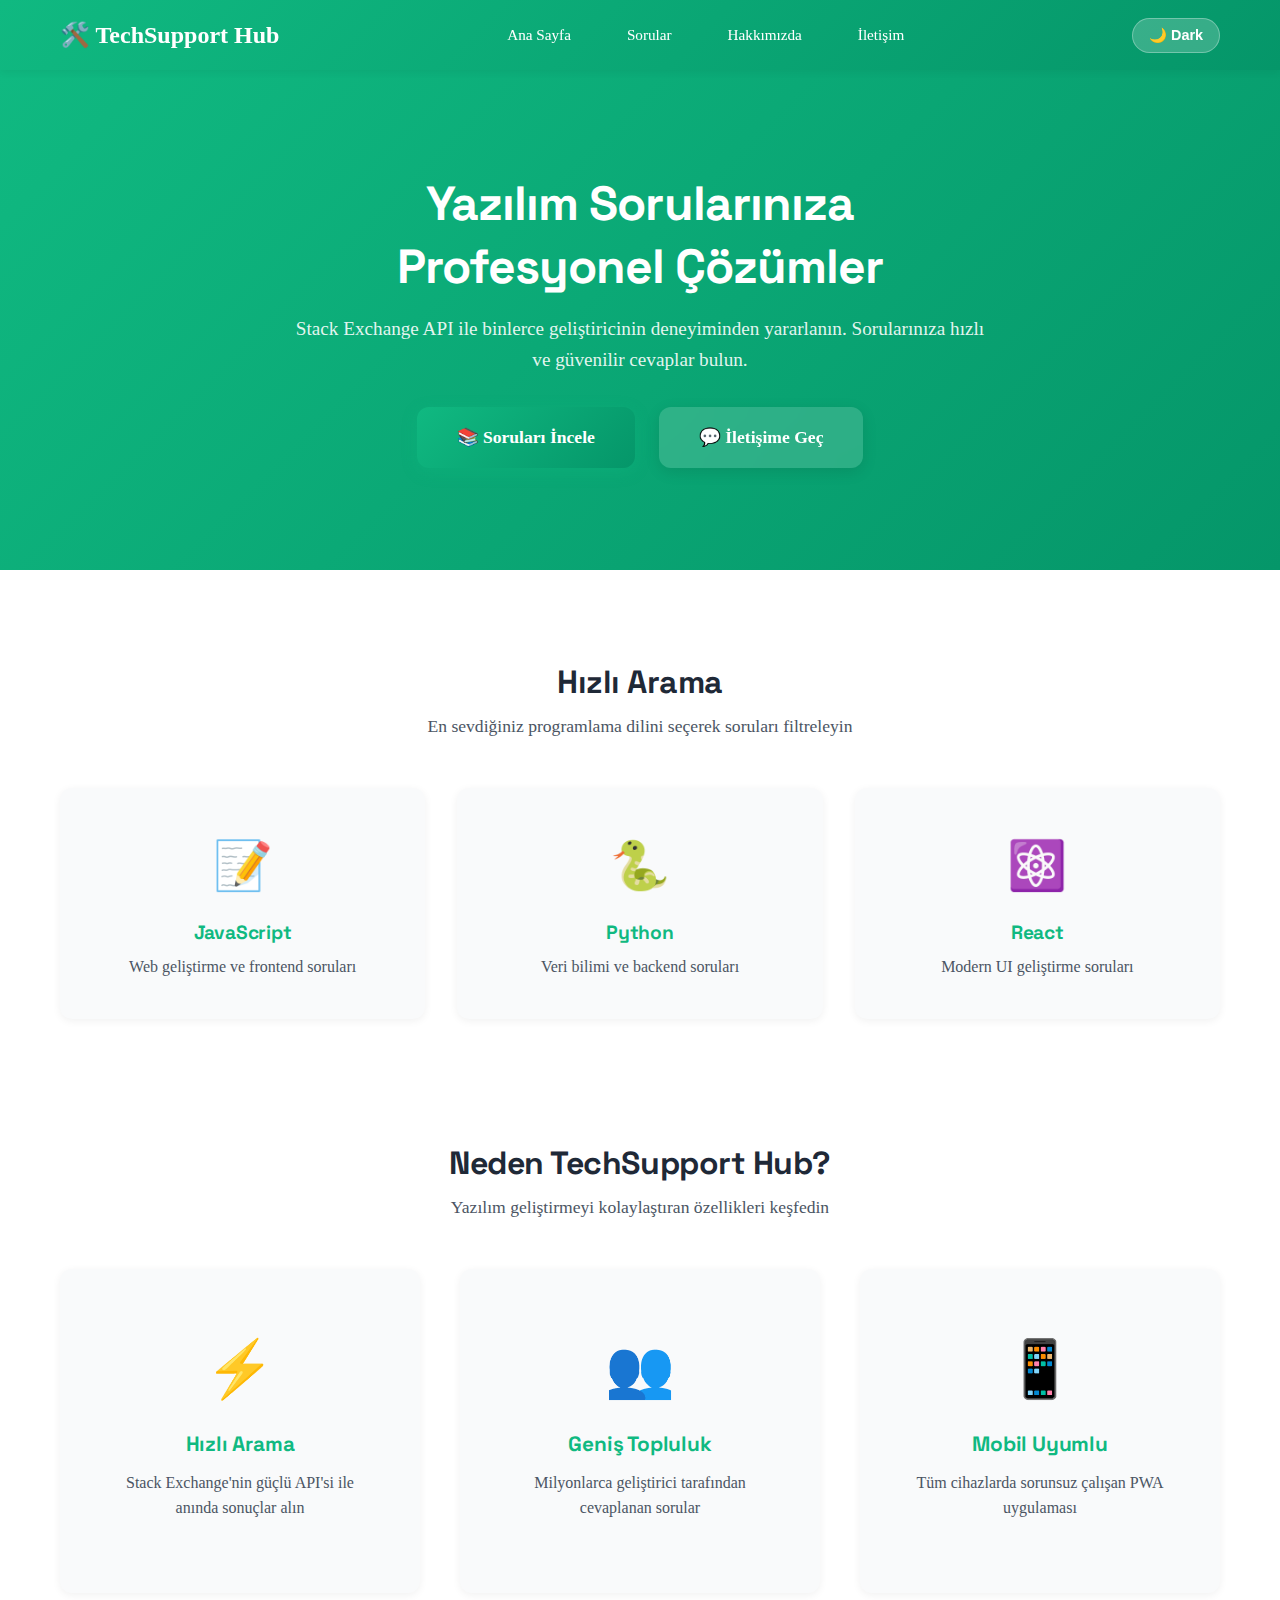
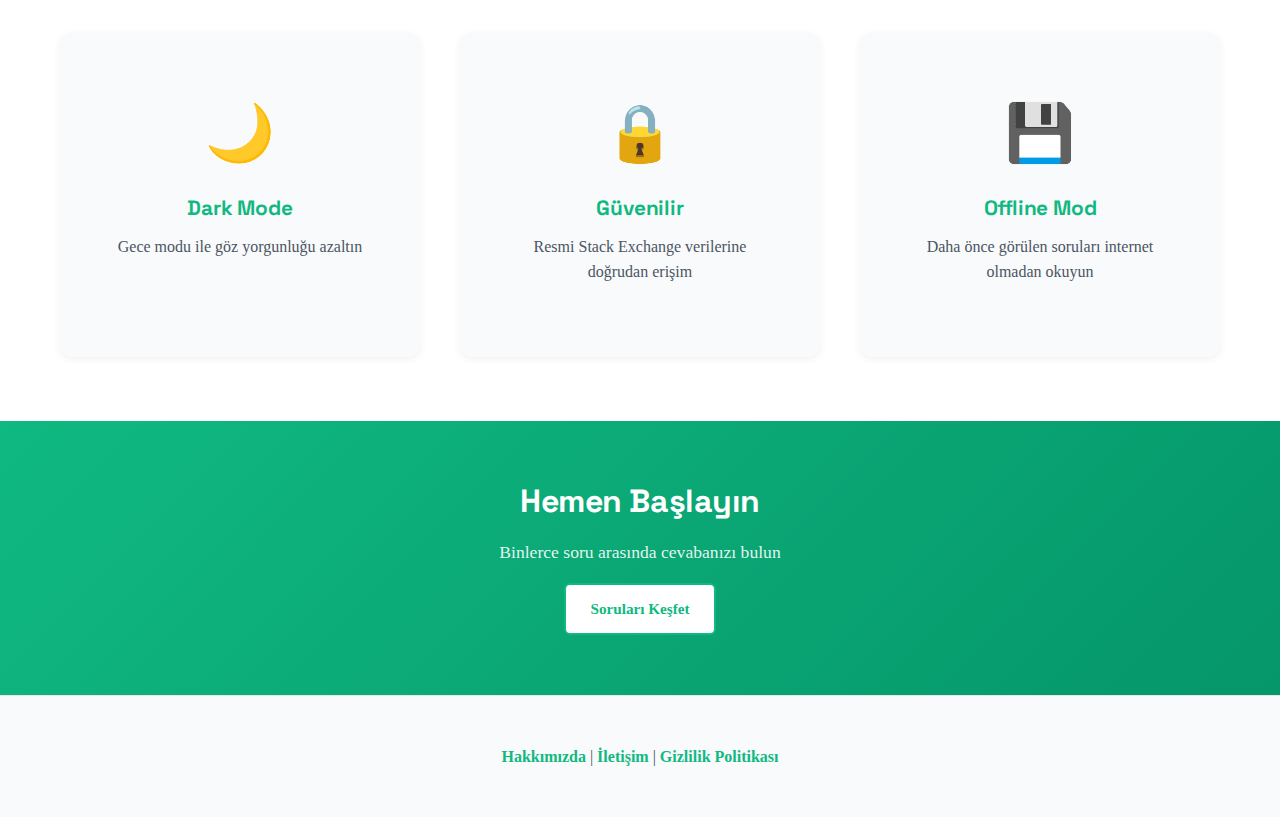
<file: index.html>
<!DOCTYPE html>
<html lang="tr" data-theme="light">
<head>
    <meta charset="UTF-8">
    <meta name="viewport" content="width=device-width, initial-scale=1.0">
    <meta name="theme-color" content="#10b981">
    <meta name="mobile-web-app-capable" content="yes">
    <meta name="apple-mobile-web-app-capable" content="yes">
    <meta name="apple-mobile-web-app-status-bar-style" content="default">
    <meta name="apple-mobile-web-app-title" content="TechSupport">
    <meta name="description" content="TechSupport Hub - Yazılım sorularına profesyonel cevaplar. Stack Exchange API ile binlerce geliştiricinin deneyiminden yararlanın.">
    <meta name="application-name" content="TechSupport Hub">
    <meta name="msapplication-config" content="none">
    <meta name="msapplication-TileColor" content="#10b981">
    <title>TechSupport Hub - Ana Sayfa</title>
    
    <link rel="stylesheet" href="css/style.css">
    <link rel="manifest" href="manifest.json">
    <link rel="icon" type="image/png" href="data:image/svg+xml,<svg xmlns='http://www.w3.org/2000/svg' viewBox='0 0 100 100'><text y='75' font-size='75'>🛠️</text></svg>">
    <link rel="apple-touch-icon" href="data:image/svg+xml,<svg xmlns='http://www.w3.org/2000/svg' viewBox='0 0 180 180'><rect fill='%2310b981' width='180' height='180' rx='40'/><text y='135' font-size='100' text-anchor='middle' x='90'>🛠️</text></svg>">
</head>
<body>
    <!-- PWA Install Button -->
    <button id="installBtn" style="display: none; position: fixed; top: 80px; right: 0; background: linear-gradient(135deg, #10b981 0%, #059669 100%); color: white; border: none; padding: 1rem 1.5rem; border-radius: 8px 0 0 8px; font-weight: 600; cursor: pointer; z-index: 1000; box-shadow: -4px 4px 12px rgba(16, 185, 129, 0.3); transition: all 0.3s ease; font-size: 0.95rem;" onmouseover="this.style.paddingRight='2rem'" onmouseout="this.style.paddingRight='1.5rem'" onclick="triggerInstall()">
        ⬇️ Yükle
    </button>
    
    <!-- Header & Navigation -->
    <header>
        <nav>
            <div class="logo">
                🛠️ TechSupport Hub
            </div>
            <ul>
                <li><a href="index.html">Ana Sayfa</a></li>
                <li><a href="services.html">Sorular</a></li>
                <li><a href="about.html">Hakkımızda</a></li>
                <li><a href="contact.html">İletişim</a></li>
            </ul>
        </nav>
    </header>

    <!-- Hero Section -->
    <section class="hero">
        <div class="container">
            <div style="max-width: 700px; margin: 0 auto;">
                <h1>Yazılım Sorularınıza Profesyonel Çözümler</h1>
                <p>Stack Exchange API ile binlerce geliştiricinin deneyiminden yararlanın. 
                   Sorularınıza hızlı ve güvenilir cevaplar bulun.</p>
                <div style="display: flex; gap: 1.5rem; justify-content: center; flex-wrap: wrap;">
                    <a href="services.html" class="btn-hero btn-hero-primary">
                        <span style="font-size: 1.1rem;">📚 Soruları İncele</span>
                    </a>
                    <a href="contact.html" class="btn-hero btn-hero-outline">
                        <span style="font-size: 1.1rem;">💬 İletişime Geç</span>
                    </a>
                </div>
            </div>
        </div>
    </section>

    <!-- Search Section -->
    <section class="container" style="margin-top: 2rem; padding: 60px 20px;">
        <div style="text-align: center; margin-bottom: 3rem;">
            <h2 style="font-size: 2rem; margin-bottom: 0.5rem;">Hızlı Arama</h2>
            <p style="color: var(--text-medium); font-size: 1.1rem;">En sevdiğiniz programlama dilini seçerek soruları filtreleyin</p>
        </div>
        <div class="grid-3" style="margin-top: 2rem; grid-template-columns: repeat(auto-fit, minmax(240px, 1fr)); gap: 2rem;">
            <a href="services.html?tag=javascript" class="card" style="text-decoration: none; border: none; background: var(--bg-light-secondary); border-radius: 12px; overflow: hidden; transition: all 0.3s ease; display: flex; flex-direction: column; align-items: center; justify-content: center; padding: 2.5rem 1.5rem; min-height: 200px;">
                <div class="card-icon" style="font-size: 3rem; margin-bottom: 1rem;">📝</div>
                <h3 style="color: var(--primary-green); margin-bottom: 0.5rem; font-size: 1.2rem;">JavaScript</h3>
                <p style="color: var(--text-medium); text-align: center; margin: 0;">Web geliştirme ve frontend soruları</p>
            </a>
            <a href="services.html?tag=python" class="card" style="text-decoration: none; border: none; background: var(--bg-light-secondary); border-radius: 12px; overflow: hidden; transition: all 0.3s ease; display: flex; flex-direction: column; align-items: center; justify-content: center; padding: 2.5rem 1.5rem; min-height: 200px;">
                <div class="card-icon" style="font-size: 3rem; margin-bottom: 1rem;">🐍</div>
                <h3 style="color: var(--primary-green); margin-bottom: 0.5rem; font-size: 1.2rem;">Python</h3>
                <p style="color: var(--text-medium); text-align: center; margin: 0;">Veri bilimi ve backend soruları</p>
            </a>
            <a href="services.html?tag=react" class="card" style="text-decoration: none; border: none; background: var(--bg-light-secondary); border-radius: 12px; overflow: hidden; transition: all 0.3s ease; display: flex; flex-direction: column; align-items: center; justify-content: center; padding: 2.5rem 1.5rem; min-height: 200px;">
                <div class="card-icon" style="font-size: 3rem; margin-bottom: 1rem;">⚛️</div>
                <h3 style="color: var(--primary-green); margin-bottom: 0.5rem; font-size: 1.2rem;">React</h3>
                <p style="color: var(--text-medium); text-align: center; margin: 0;">Modern UI geliştirme soruları</p>
            </a>
        </div>
    </section>

    <!-- Features Section -->
    <section class="container" style="margin-top: 4rem;">
        <div style="text-align: center; margin-bottom: 3rem;">
            <h2 style="font-size: 2rem; margin-bottom: 0.5rem;">Neden TechSupport Hub?</h2>
            <p style="color: var(--text-medium); font-size: 1.1rem;">Yazılım geliştirmeyi kolaylaştıran özellikleri keşfedin</p>
        </div>
        <div class="card-grid" style="grid-template-columns: repeat(auto-fit, minmax(280px, 1fr)); gap: 2.5rem;">
            <div class="card" style="border: none; background: var(--bg-light-secondary); border-radius: 12px; overflow: hidden; transition: all 0.3s ease;">
                <div style="padding: 2rem; text-align: center;">
                    <div class="card-icon" style="font-size: 3.5rem; margin-bottom: 1rem;">⚡</div>
                    <h3 style="color: var(--primary-green); margin-bottom: 0.75rem; font-size: 1.3rem;">Hızlı Arama</h3>
                    <p style="color: var(--text-medium); line-height: 1.6;">Stack Exchange'nin güçlü API'si ile anında sonuçlar alın</p>
                </div>
            </div>
            <div class="card" style="border: none; background: var(--bg-light-secondary); border-radius: 12px; overflow: hidden; transition: all 0.3s ease;">
                <div style="padding: 2rem; text-align: center;">
                    <div class="card-icon" style="font-size: 3.5rem; margin-bottom: 1rem;">👥</div>
                    <h3 style="color: var(--primary-green); margin-bottom: 0.75rem; font-size: 1.3rem;">Geniş Topluluk</h3>
                    <p style="color: var(--text-medium); line-height: 1.6;">Milyonlarca geliştirici tarafından cevaplanan sorular</p>
                </div>
            </div>
            <div class="card" style="border: none; background: var(--bg-light-secondary); border-radius: 12px; overflow: hidden; transition: all 0.3s ease;">
                <div style="padding: 2rem; text-align: center;">
                    <div class="card-icon" style="font-size: 3.5rem; margin-bottom: 1rem;">📱</div>
                    <h3 style="color: var(--primary-green); margin-bottom: 0.75rem; font-size: 1.3rem;">Mobil Uyumlu</h3>
                    <p style="color: var(--text-medium); line-height: 1.6;">Tüm cihazlarda sorunsuz çalışan PWA uygulaması</p>
                </div>
            </div>
            <div class="card" style="border: none; background: var(--bg-light-secondary); border-radius: 12px; overflow: hidden; transition: all 0.3s ease;">
                <div style="padding: 2rem; text-align: center;">
                    <div class="card-icon" style="font-size: 3.5rem; margin-bottom: 1rem;">🌙</div>
                    <h3 style="color: var(--primary-green); margin-bottom: 0.75rem; font-size: 1.3rem;">Dark Mode</h3>
                    <p style="color: var(--text-medium); line-height: 1.6;">Gece modu ile göz yorgunluğu azaltın</p>
                </div>
            </div>
            <div class="card" style="border: none; background: var(--bg-light-secondary); border-radius: 12px; overflow: hidden; transition: all 0.3s ease;">
                <div style="padding: 2rem; text-align: center;">
                    <div class="card-icon" style="font-size: 3.5rem; margin-bottom: 1rem;">🔒</div>
                    <h3 style="color: var(--primary-green); margin-bottom: 0.75rem; font-size: 1.3rem;">Güvenilir</h3>
                    <p style="color: var(--text-medium); line-height: 1.6;">Resmi Stack Exchange verilerine doğrudan erişim</p>
                </div>
            </div>
            <div class="card" style="border: none; background: var(--bg-light-secondary); border-radius: 12px; overflow: hidden; transition: all 0.3s ease;">
                <div style="padding: 2rem; text-align: center;">
                    <div class="card-icon" style="font-size: 3.5rem; margin-bottom: 1rem;">💾</div>
                    <h3 style="color: var(--primary-green); margin-bottom: 0.75rem; font-size: 1.3rem;">Offline Mod</h3>
                    <p style="color: var(--text-medium); line-height: 1.6;">Daha önce görülen soruları internet olmadan okuyun</p>
                </div>
            </div>
        </div>
    </section>

    <!-- Call to Action -->
    <section style="background: linear-gradient(135deg, var(--primary-green) 0%, var(--primary-green-dark) 100%); color: white; padding: 60px 20px; text-align: center; margin-top: 4rem;">
        <div class="container">
            <h2 style="color: white;">Hemen Başlayın</h2>
            <p style="color: rgba(255,255,255,0.9); font-size: 1.1rem; margin: 1rem 0;">Binlerce soru arasında cevabanızı bulun</p>
            <a href="services.html" class="btn btn-primary" style="background-color: white; color: var(--primary-green);">Soruları Keşfet</a>
        </div>
    </section>

    <!-- Footer -->
    <footer>
        <div class="container">
            <p>
                <a href="about.html">Hakkımızda</a> | 
                <a href="contact.html">İletişim</a> | 
                <a href="#">Gizlilik Politikası</a>
            </p>
        </div>
    </footer>

    <script src="js/app.js"></script>
    <script src="js/install.js"></script>
</body>
</html>
</file>
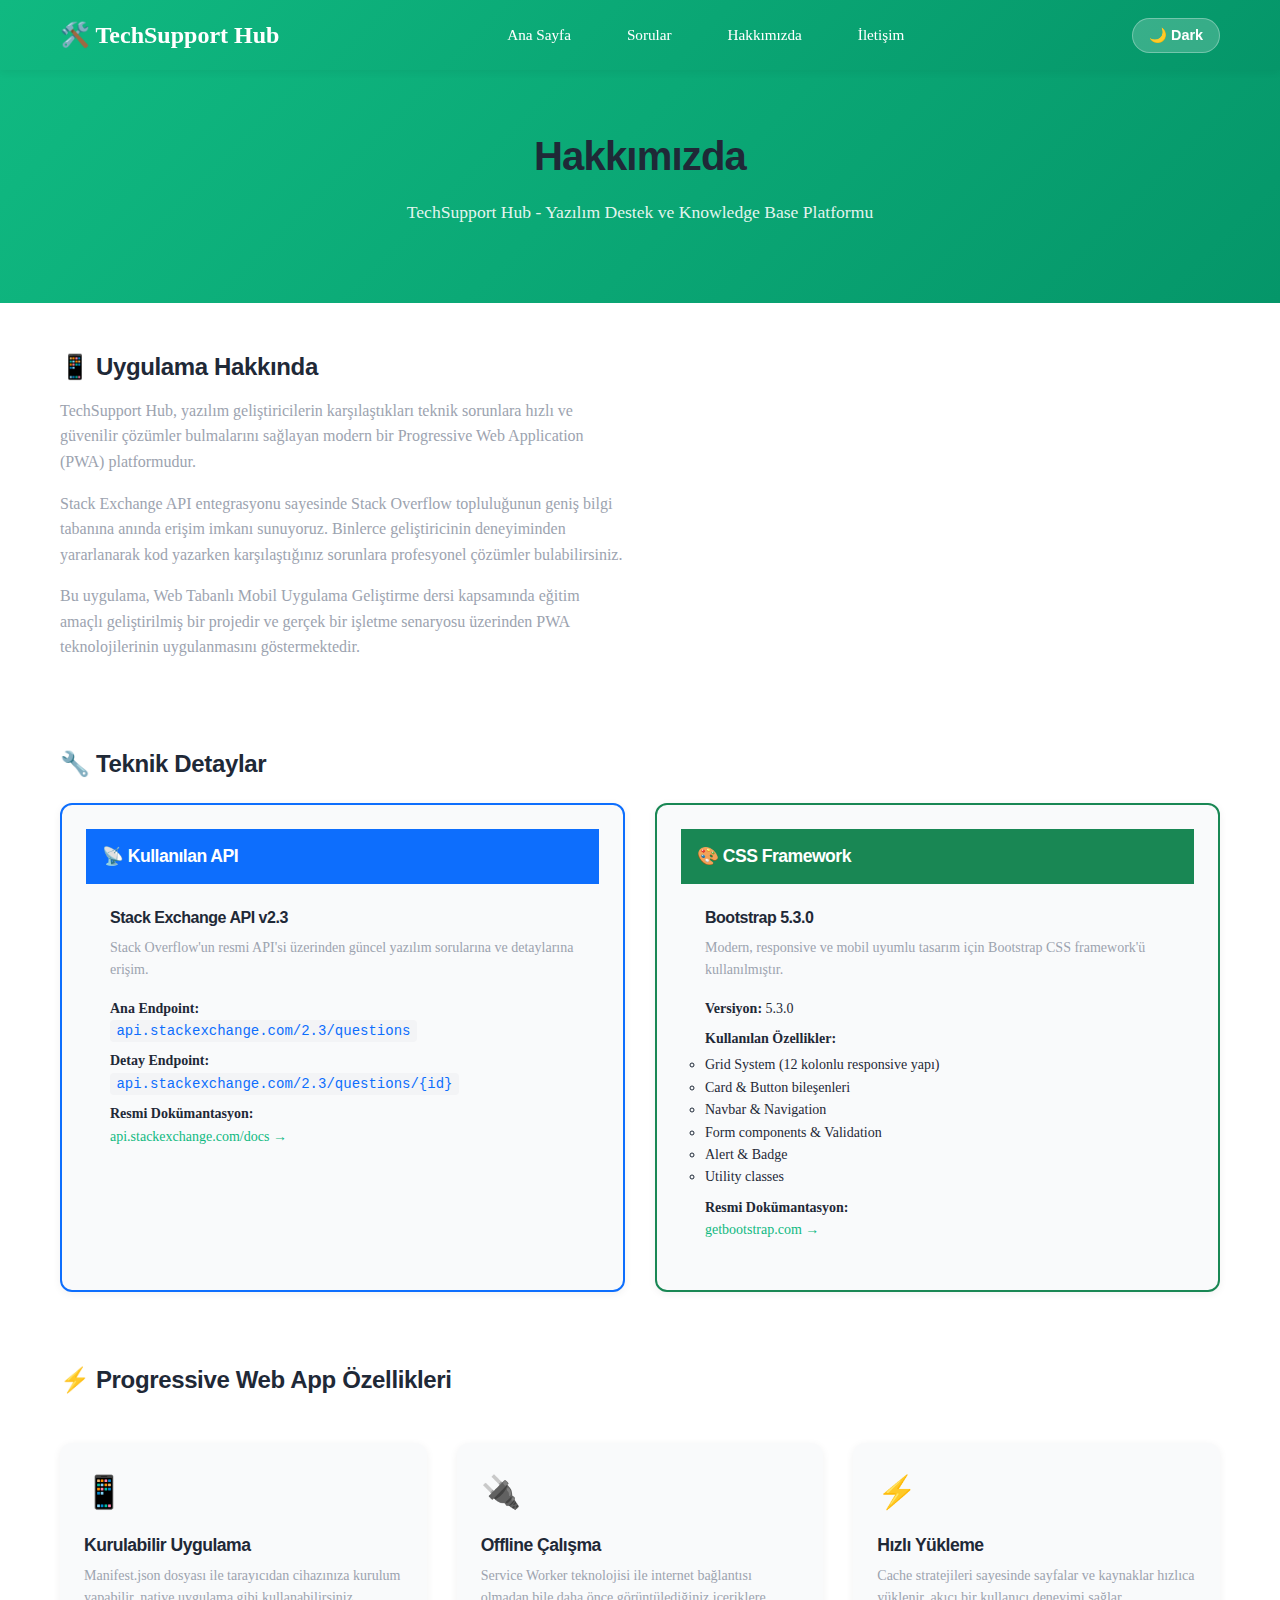
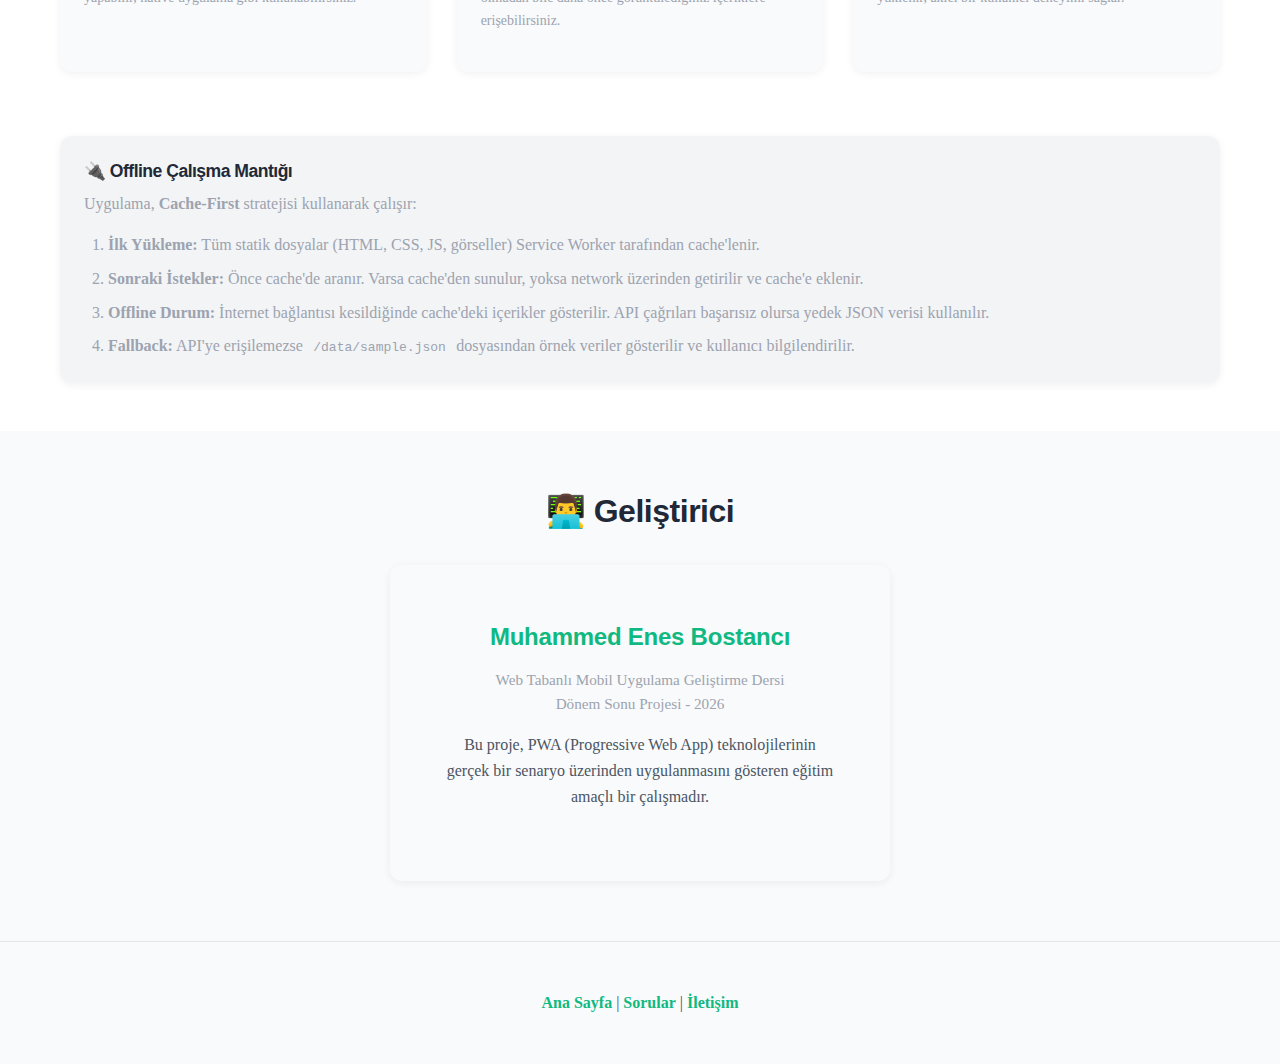
<file: about.html>
<!DOCTYPE html>
<html lang="tr" data-theme="light">
<head>
    <meta charset="UTF-8">
    <meta name="viewport" content="width=device-width, initial-scale=1.0">
    <meta name="theme-color" content="#10b981">
    <meta name="mobile-web-app-capable" content="yes">
    <meta name="apple-mobile-web-app-capable" content="yes">
    <meta name="apple-mobile-web-app-status-bar-style" content="default">
    <meta name="apple-mobile-web-app-title" content="TechSupport">
    <meta name="description" content="TechSupport Hub - Yazılım sorularına profesyonel cevaplar. Stack Exchange API ile binlerce geliştiricinin deneyiminden yararlanın.">
    <meta name="application-name" content="TechSupport Hub">
    <meta name="msapplication-config" content="none">
    <meta name="msapplication-TileColor" content="#10b981">
    <title>Hakkımızda - TechSupport Hub</title>
    
    <link rel="stylesheet" href="css/style.css">
    <link rel="manifest" href="manifest.json">
    <link rel="icon" type="image/png" href="data:image/svg+xml,<svg xmlns='http://www.w3.org/2000/svg' viewBox='0 0 100 100'><text y='75' font-size='75'>🛠️</text></svg>">
    <link rel="apple-touch-icon" href="data:image/svg+xml,<svg xmlns='http://www.w3.org/2000/svg' viewBox='0 0 180 180'><rect fill='%2310b981' width='180' height='180' rx='40'/><text y='135' font-size='100' text-anchor='middle' x='90'>🛠️</text></svg>">
    <style>
        .text-muted { color: var(--text-light) !important; }
        .h-100 { height: 100%; }
        .border-primary { border: 2px solid #0d6efd !important; }
        .border-success { border: 2px solid #198754 !important; }
        .bg-primary { background-color: #0d6efd !important; color: white !important; }
        .bg-success { background-color: #198754 !important; color: white !important; }
        .text-white { color: white !important; }
        .mb-0 { margin-bottom: 0 !important; }
        .mb-2 { margin-bottom: 0.5rem !important; }
        .mb-3 { margin-bottom: 1rem !important; }
        .mb-4 { margin-bottom: 1.5rem !important; }
        .mb-5 { margin-bottom: 3rem !important; }
        .mt-1 { margin-top: 0.25rem !important; }
        .mt-3 { margin-top: 1rem !important; }
        .text-center { text-align: center; }
        .list-unstyled { list-style: none; padding-left: 0; }
        .small { font-size: 0.875rem; }
        .fs-2 { font-size: 2rem; }
        .text-primary { color: #0d6efd !important; }
        .text-success { color: #198754 !important; }
        .text-info { color: #0dcaf0 !important; }
        .text-decoration-none { text-decoration: none !important; }
        .img-fluid { max-width: 100%; height: auto; }
        .rounded { border-radius: 8px; }
        .shadow { box-shadow: var(--shadow); }
        .card-header { padding: 1rem; border-bottom: 1px solid var(--border-light); }
        .card-title { color: var(--text-dark); font-weight: 600; margin-bottom: 0.5rem; }
        .bg-light { background-color: var(--bg-light-tertiary) !important; }
        .row { display: flex; flex-wrap: wrap; margin: 0 -15px; }
        .col-12, .col-md-4, .col-md-6, .col-lg-6 { padding: 0 15px; }
        .col-12 { flex: 0 0 100%; max-width: 100%; }
        .col-md-4 { flex: 0 0 33.333333%; max-width: 33.333333%; }
        .col-md-6 { flex: 0 0 50%; max-width: 50%; }
        .col-lg-6 { flex: 0 0 50%; max-width: 50%; }
        @media (max-width: 992px) { .col-lg-6 { flex: 0 0 100%; max-width: 100%; } }
        @media (max-width: 768px) { .col-md-4, .col-md-6 { flex: 0 0 100%; max-width: 100%; } }
        code { background: var(--bg-light-tertiary); padding: 0.2rem 0.4rem; border-radius: 4px; font-family: monospace; }
        .h3 { font-size: 1.5rem; }
    </style>
</head>
<body>
    <!-- Header & Navigation -->
    <header>
        <nav>
            <div class="logo">
                🛠️ TechSupport Hub
            </div>
            <ul>
                <li><a href="index.html">Ana Sayfa</a></li>
                <li><a href="services.html">Sorular</a></li>
                <li><a href="about.html">Hakkımızda</a></li>
                <li><a href="contact.html">İletişim</a></li>
            </ul>
        </nav>
    </header>

    <!-- Page Header -->
    <section style="background: linear-gradient(135deg, var(--primary-green) 0%, var(--primary-green-dark) 100%); color: white; padding: 60px 20px; text-align: center;">
        <div class="container">
            <h1>Hakkımızda</h1>
            <p style="font-size: 1.1rem; color: rgba(255,255,255,0.9);">TechSupport Hub - Yazılım Destek ve Knowledge Base Platformu</p>
        </div>
    </section>

    <!-- About Content -->
    <section class="py-5">
        <div class="container">
            <div class="row" style="margin-bottom: 3rem;">
                <div class="col-lg-6" style="margin-bottom: 1.5rem;">
                    <h2 style="font-size: 1.5rem; margin-bottom: 1rem;">📱 Uygulama Hakkında</h2>
                    <p class="text-muted">
                        TechSupport Hub, yazılım geliştiricilerin karşılaştıkları teknik sorunlara hızlı ve 
                        güvenilir çözümler bulmalarını sağlayan modern bir Progressive Web Application (PWA) platformudur.
                    </p>
                    <p class="text-muted">
                        Stack Exchange API entegrasyonu sayesinde Stack Overflow topluluğunun geniş bilgi 
                        tabanına anında erişim imkanı sunuyoruz. Binlerce geliştiricinin deneyiminden yararlanarak 
                        kod yazarken karşılaştığınız sorunlara profesyonel çözümler bulabilirsiniz.
                    </p>
                    <p class="text-muted">
                        Bu uygulama, Web Tabanlı Mobil Uygulama Geliştirme dersi kapsamında eğitim amaçlı 
                        geliştirilmiş bir projedir ve gerçek bir işletme senaryosu üzerinden PWA teknolojilerinin 
                        uygulanmasını göstermektedir.
                    </p>
                </div>
                
            </div>

            <!-- Teknik Detaylar -->
            <div class="row" style="margin-bottom: 3rem;">
                <div class="col-12">
                    <h2 style="font-size: 1.5rem; margin-bottom: 1.5rem;">🔧 Teknik Detaylar</h2>
                </div>

                <!-- API Bilgileri -->
                <div class="col-md-6" style="margin-bottom: 1.5rem;">
                    <div class="card h-100" style="display: flex; flex-direction: column; border: 2px solid #0d6efd;">
                        <div class="card-header bg-primary text-white" style="background-color: #0d6efd; color: white; padding: 1rem; border-bottom: none;">
                            <h5 class="mb-0" style="margin-bottom: 0; color: white;">📡 Kullanılan API</h5>
                        </div>
                        <div class="card-body" style="flex-grow: 1; padding: 1.5rem;">
                            <h6 class="card-title">Stack Exchange API v2.3</h6>
                            <p class="card-text text-muted small">
                                Stack Overflow'un resmi API'si üzerinden güncel yazılım sorularına ve detaylarına erişim.
                            </p>
                            <ul class="list-unstyled small">
                                <li class="mb-2">
                                    <strong>Ana Endpoint:</strong><br>
                                    <code class="text-primary">api.stackexchange.com/2.3/questions</code>
                                </li>
                                <li class="mb-2">
                                    <strong>Detay Endpoint:</strong><br>
                                    <code class="text-primary">api.stackexchange.com/2.3/questions/{id}</code>
                                </li>
                                <li>
                                    <strong>Resmi Dokümantasyon:</strong><br>
                                    <a href="https://api.stackexchange.com/docs" target="_blank" class="text-decoration-none">
                                        api.stackexchange.com/docs →
                                    </a>
                                </li>
                            </ul>
                        </div>
                    </div>
                </div>

                <!-- CSS Framework -->
                <div class="col-md-6" style="margin-bottom: 1.5rem;">
                    <div class="card h-100" style="display: flex; flex-direction: column; border: 2px solid #198754;">
                        <div class="card-header bg-success text-white" style="background-color: #198754; color: white; padding: 1rem; border-bottom: none;">
                            <h5 class="mb-0" style="margin-bottom: 0; color: white;">🎨 CSS Framework</h5>
                        </div>
                        <div class="card-body" style="flex-grow: 1; padding: 1.5rem;">
                            <h6 class="card-title">Bootstrap 5.3.0</h6>
                            <p class="card-text text-muted small">
                                Modern, responsive ve mobil uyumlu tasarım için Bootstrap CSS framework'ü kullanılmıştır.
                            </p>
                            <ul class="list-unstyled small">
                                <li class="mb-2">
                                    <strong>Versiyon:</strong> 5.3.0
                                </li>
                                <li class="mb-2">
                                    <strong>Kullanılan Özellikler:</strong>
                                    <ul class="mt-1">
                                        <li>Grid System (12 kolonlu responsive yapı)</li>
                                        <li>Card & Button bileşenleri</li>
                                        <li>Navbar & Navigation</li>
                                        <li>Form components & Validation</li>
                                        <li>Alert & Badge</li>
                                        <li>Utility classes</li>
                                    </ul>
                                </li>
                                <li>
                                    <strong>Resmi Dokümantasyon:</strong><br>
                                    <a href="https://getbootstrap.com" target="_blank" class="text-decoration-none">
                                        getbootstrap.com →
                                    </a>
                                </li>
                            </ul>
                        </div>
                    </div>
                </div>
            </div>

            <!-- PWA Özellikleri -->
            <div class="row" style="margin-bottom: 3rem;">
                <div class="col-12" style="margin-bottom: 1.5rem;">
                    <h2 style="font-size: 1.5rem; margin-bottom: 1.5rem;">⚡ Progressive Web App Özellikleri</h2>
                </div>

                <div class="col-md-4" style="margin-bottom: 1rem;">
                    <div class="card h-100" style="display: flex; flex-direction: column; padding: 1.5rem;">
                        <div class="card-body" style="flex-grow: 1;">
                            <div class="fs-2 text-primary mb-3" style="font-size: 2rem; margin-bottom: 1rem; color: #0d6efd;">📱</div>
                            <h5 class="card-title">Kurulabilir Uygulama</h5>
                            <p class="card-text text-muted small">
                                Manifest.json dosyası ile tarayıcıdan cihazınıza kurulum yapabilir, 
                                native uygulama gibi kullanabilirsiniz.
                            </p>
                        </div>
                    </div>
                </div>

                <div class="col-md-4" style="margin-bottom: 1rem;">
                    <div class="card h-100" style="display: flex; flex-direction: column; padding: 1.5rem;">
                        <div class="card-body" style="flex-grow: 1;">
                            <div class="fs-2 text-success mb-3" style="font-size: 2rem; margin-bottom: 1rem; color: #198754;">🔌</div>
                            <h5 class="card-title">Offline Çalışma</h5>
                            <p class="card-text text-muted small">
                                Service Worker teknolojisi ile internet bağlantısı olmadan bile daha önce 
                                görüntülediğiniz içeriklere erişebilirsiniz.
                            </p>
                        </div>
                    </div>
                </div>

                <div class="col-md-4" style="margin-bottom: 1rem;">
                    <div class="card h-100" style="display: flex; flex-direction: column; padding: 1.5rem;">
                        <div class="card-body" style="flex-grow: 1;">
                            <div class="fs-2 text-info mb-3" style="font-size: 2rem; margin-bottom: 1rem; color: #0dcaf0;">⚡</div>
                            <h5 class="card-title">Hızlı Yükleme</h5>
                            <p class="card-text text-muted small">
                                Cache stratejileri sayesinde sayfalar ve kaynaklar hızlıca yüklenir, 
                                akıcı bir kullanıcı deneyimi sağlar.
                            </p>
                        </div>
                    </div>
                </div>
            </div>

            <!-- Offline Çalışma Açıklaması -->
            <div class="row">
                <div class="col-12">
                    <div class="card bg-light" style="background-color: var(--bg-light-tertiary) !important; padding: 1.5rem;">
                        <div class="card-body">
                            <h5 class="card-title">🔌 Offline Çalışma Mantığı</h5>
                            <p class="text-muted">
                                Uygulama, <strong>Cache-First</strong> stratejisi kullanarak çalışır:
                            </p>
                            <ol class="text-muted" style="padding-left: 1.5rem;">
                                <li class="mb-2">
                                    <strong>İlk Yükleme:</strong> Tüm statik dosyalar (HTML, CSS, JS, görseller) 
                                    Service Worker tarafından cache'lenir.
                                </li>
                                <li class="mb-2">
                                    <strong>Sonraki İstekler:</strong> Önce cache'de aranır. Varsa cache'den sunulur, 
                                    yoksa network üzerinden getirilir ve cache'e eklenir.
                                </li>
                                <li class="mb-2">
                                    <strong>Offline Durum:</strong> İnternet bağlantısı kesildiğinde cache'deki 
                                    içerikler gösterilir. API çağrıları başarısız olursa yedek JSON verisi kullanılır.
                                </li>
                                <li>
                                    <strong>Fallback:</strong> API'ye erişilemezse <code>/data/sample.json</code> 
                                    dosyasından örnek veriler gösterilir ve kullanıcı bilgilendirilir.
                                </li>
                            </ol>
                        </div>
                    </div>
                </div>
            </div>
        </div>
    </section>

    <!-- Geliştirici Bilgisi -->
    <section style="padding: 60px 20px; background: var(--bg-light-secondary);">
        <div class="container text-center">
            <h2 style="margin-bottom: 2rem;">👨‍💻 Geliştirici</h2>
            <div class="card" style="max-width: 500px; margin: 0 auto;">
                <div style="padding: 2rem;">
                    <h3 style="color: var(--primary-green);">Muhammed Enes Bostancı</h3>
                    <p style="color: var(--text-light); font-size: 0.95rem; margin: 1rem 0;">
                        Web Tabanlı Mobil Uygulama Geliştirme Dersi<br>
                        Dönem Sonu Projesi - 2026
                    </p>
                    <p style="color: var(--text-medium);">
                        Bu proje, PWA (Progressive Web App) teknolojilerinin gerçek bir senaryo 
                        üzerinden uygulanmasını gösteren eğitim amaçlı bir çalışmadır.
                    </p>
                </div>
            </div>
        </div>
    </section>

    <!-- Footer -->
    <footer>
        <div class="container">
            <p>
                <a href="index.html">Ana Sayfa</a> | 
                <a href="services.html">Sorular</a> | 
                <a href="contact.html">İletişim</a>
            </p>
        </div>
    </footer>

    <script src="js/app.js"></script>
    <script src="js/install.js"></script>
</body>
</html>
</file>
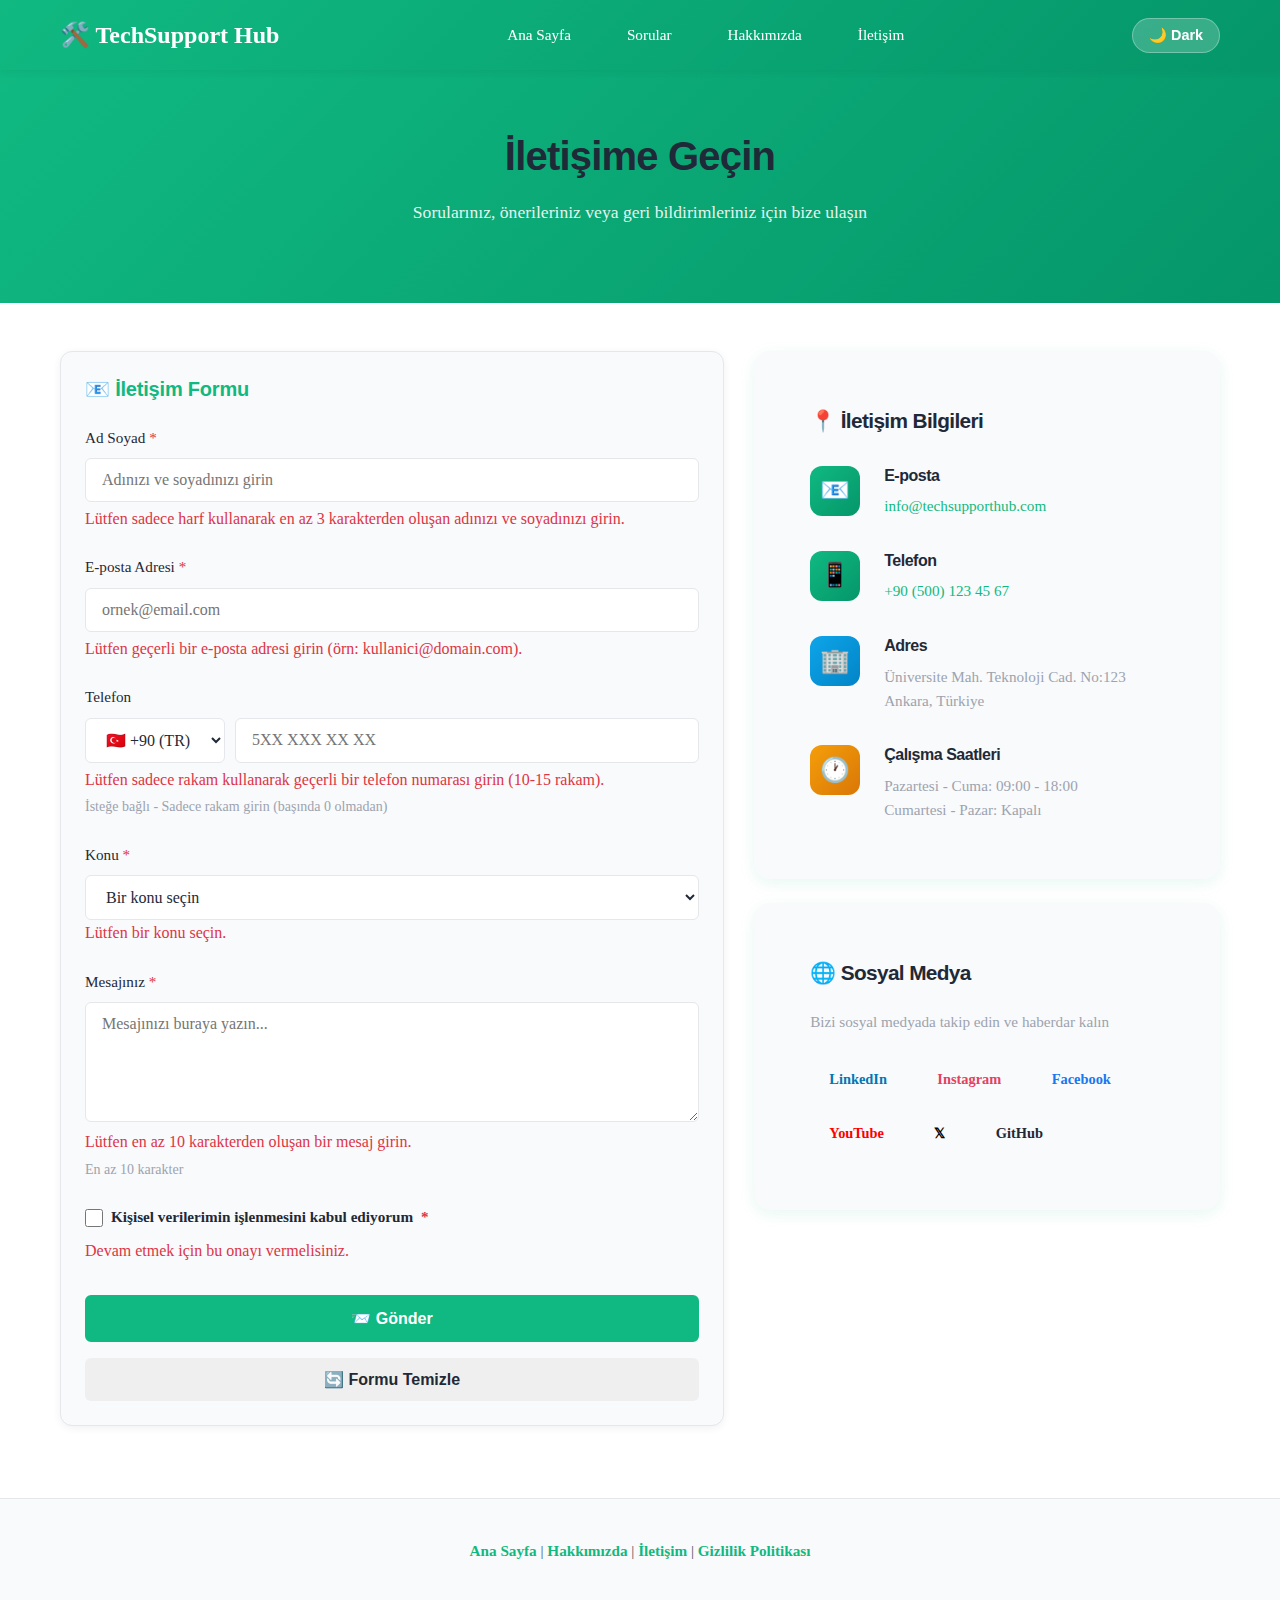
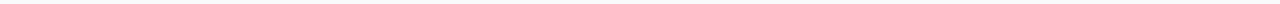
<file: contact.html>
<!DOCTYPE html>
<html lang="tr" data-theme="light">
<head>
    <meta charset="UTF-8">
    <meta name="viewport" content="width=device-width, initial-scale=1.0">
    <meta name="theme-color" content="#10b981">
    <meta name="mobile-web-app-capable" content="yes">
    <meta name="apple-mobile-web-app-capable" content="yes">
    <meta name="apple-mobile-web-app-status-bar-style" content="default">
    <meta name="apple-mobile-web-app-title" content="TechSupport">
    <meta name="description" content="TechSupport Hub - Yazılım sorularına profesyonel cevaplar. Stack Exchange API ile binlerce geliştiricinin deneyiminden yararlanın.">
    <meta name="application-name" content="TechSupport Hub">
    <meta name="msapplication-config" content="none">
    <meta name="msapplication-TileColor" content="#10b981">
    <title>İletişim - TechSupport Hub</title>
    
    <link rel="stylesheet" href="css/style.css">
    <link rel="manifest" href="manifest.json">
    <link rel="icon" type="image/png" href="data:image/svg+xml,<svg xmlns='http://www.w3.org/2000/svg' viewBox='0 0 100 100'><text y='75' font-size='75'>🛠️</text></svg>">
    <link rel="apple-touch-icon" href="data:image/svg+xml,<svg xmlns='http://www.w3.org/2000/svg' viewBox='0 0 180 180'><rect fill='%2310b981' width='180' height='180' rx='40'/><text y='135' font-size='100' text-anchor='middle' x='90'>🛠️</text></svg>">
    
    <style>
      .phone-input-group {
        display: flex;
        gap: 10px;
      }
      .country-code-select {
        width: 140px;
        flex-shrink: 0;
      }
      .phone-number-input {
        flex: 1;
      }
      .card {
        background-color: var(--bg-light-secondary);
        border: 1px solid var(--border-light);
        color: var(--text-dark);
      }
      .card-body {
        color: var(--text-dark);
      }
      .card-title {
        color: var(--text-dark);
      }
      .form-control, .form-select {
        background-color: var(--bg-light);
        border-color: var(--border-light);
        color: var(--text-dark);
      }
      .form-control:focus, .form-select:focus {
        background-color: var(--bg-light);
        border-color: var(--primary-green);
        color: var(--text-dark);
      }
      .text-muted {
        color: var(--text-light) !important;
      }
      .btn-primary {
        background-color: var(--primary-green);
        border-color: var(--primary-green);
      }
      .btn-primary:hover {
        background-color: var(--primary-green-dark);
        border-color: var(--primary-green-dark);
      }
      .btn-outline-secondary {
        color: var(--text-dark);
        border-color: var(--border-light);
      }
      .btn-outline-secondary:hover {
        background-color: var(--bg-light-tertiary);
        border-color: var(--border-light);
        color: var(--text-dark);
      }
      .btn-outline-primary {
        color: var(--primary-green);
        border-color: var(--primary-green);
      }
      .btn-outline-primary:hover {
        background-color: var(--primary-green);
        border-color: var(--primary-green);
        color: white;
      }
      .btn-outline-linkedin {
        color: #0077B5;
        border-color: #0077B5;
      }
      .btn-outline-linkedin:hover {
        background-color: #0077B5;
        border-color: #0077B5;
        color: white;
      }
      .btn-outline-instagram {
        color: #E4405F;
        border-color: #E4405F;
      }
      .btn-outline-instagram:hover {
        background-color: #E4405F;
        border-color: #E4405F;
        color: white;
      }
      .btn-outline-facebook {
        color: #1877F2;
        border-color: #1877F2;
      }
      .btn-outline-facebook:hover {
        background-color: #1877F2;
        border-color: #1877F2;
        color: white;
      }
      .btn-outline-youtube {
        color: #FF0000;
        border-color: #FF0000;
      }
      .btn-outline-youtube:hover {
        background-color: #FF0000;
        border-color: #FF0000;
        color: white;
      }
      .btn-outline-info, .btn-outline-dark {
        color: var(--text-dark);
        border-color: var(--border-light);
      }
      .btn-outline-info:hover {
        background-color: #0dcaf0;
        border-color: #0dcaf0;
        color: white;
      }
      .btn-outline-dark:hover {
        background-color: var(--text-dark);
        border-color: var(--text-dark);
        color: white;
      }
      .btn-outline-x {
        color: #000;
        border-color: #000;
      }
      .btn-outline-x:hover {
        background-color: #000;
        border-color: #000;
        color: white;
      }
      /* Dark mode button colors */
      [data-theme="dark"] .btn-outline-linkedin {
        color: #1E90FF;
        border-color: #1E90FF;
      }
      [data-theme="dark"] .btn-outline-linkedin:hover {
        background-color: #1E90FF;
        border-color: #1E90FF;
        color: white;
      }
      [data-theme="dark"] .btn-outline-instagram {
        color: #FF6B9D;
        border-color: #FF6B9D;
      }
      [data-theme="dark"] .btn-outline-instagram:hover {
        background-color: #FF6B9D;
        border-color: #FF6B9D;
        color: white;
      }
      [data-theme="dark"] .btn-outline-facebook {
        color: #4A9EFF;
        border-color: #4A9EFF;
      }
      [data-theme="dark"] .btn-outline-facebook:hover {
        background-color: #4A9EFF;
        border-color: #4A9EFF;
        color: white;
      }
      [data-theme="dark"] .btn-outline-youtube {
        color: #FF6B6B;
        border-color: #FF6B6B;
      }
      [data-theme="dark"] .btn-outline-youtube:hover {
        background-color: #FF6B6B;
        border-color: #FF6B6B;
        color: white;
      }
      [data-theme="dark"] .btn-outline-x {
        color: #666;
        border-color: #666;
      }
      [data-theme="dark"] .btn-outline-x:hover {
        background-color: #666;
        border-color: #666;
        color: white;
      }
      [data-theme="dark"] .btn-outline-dark {
        color: #999;
        border-color: #999;
      }
      [data-theme="dark"] .btn-outline-dark:hover {
        background-color: #999;
        border-color: #999;
        color: white;
      }
      .alert {
        background-color: var(--bg-light-secondary);
        border-color: var(--border-light);
        color: var(--text-dark);
      }
      .form-check-label {
        color: var(--text-dark);
      }
      .invalid-feedback {
        color: #dc3545;
      }
      footer {
        background: var(--bg-light-secondary);
        color: var(--text-dark);
      }
      footer a {
        color: var(--primary-green);
      }
      @media (max-width: 992px) {
        .col-lg-7,
        .col-lg-5 {
          flex: 0 0 100%;
          max-width: 100%;
        }
      }
    </style>
</head>
<body>
    <!-- Header & Navigation -->
    <header>
        <nav>
            <div class="logo">
                🛠️ TechSupport Hub
            </div>
            <ul>
                <li><a href="index.html">Ana Sayfa</a></li>
                <li><a href="services.html">Sorular</a></li>
                <li><a href="about.html">Hakkımızda</a></li>
                <li><a href="contact.html">İletişim</a></li>
            </ul>
        </nav>
    </header>


    <!-- Hero Section -->
    <section style="background: linear-gradient(135deg, var(--primary-green) 0%, var(--primary-green-dark) 100%); color: white; padding: 60px 20px; text-align: center;">
        <div class="container">
            <h1>İletişime Geçin</h1>
            <p style="font-size: 1.1rem; color: rgba(255, 255, 255, 0.9);">
                Sorularınız, önerileriniz veya geri bildirimleriniz için bize ulaşın
            </p>
        </div>
    </section>

    <!-- Contact Section -->
    <section class="py-5">
        <div class="container">
            <div class="row">
                <div class="col-lg-7 mb-4">
                <div class="card">
                    <div class="card-body">
                        <h3 style="font-size: 1.25rem; margin-bottom: 1.5rem;">📧 İletişim Formu</h3>

                        <div id="successAlert" class="alert alert-success" style="display: none; background-color: #d1fae5; border: 1px solid #6ee7b7; color: #065f46; padding: 1rem; border-radius: 8px; margin-bottom: 1rem;">
                            <strong>✅ Başarılı!</strong> Mesajınız başarıyla gönderildi. En kısa sürede size dönüş yapacağız.
                        </div>

                        <div id="errorAlert" class="alert alert-danger" style="display: none; background-color: #fee2e2; border: 1px solid #fca5a5; color: #991b1b; padding: 1rem; border-radius: 8px; margin-bottom: 1rem;">
                            <strong>❌ Hata!</strong> <span id="errorMessage"></span>
                        </div>

                        <form id="contactForm" novalidate>
                            <!-- Ad Soyad -->
                            <div style="margin-bottom: 1.5rem;">
                                <label for="fullName" style="display: block; margin-bottom: 0.5rem; font-weight: 500; color: var(--text-dark);">
                                    Ad Soyad <span style="color: #dc3545;">*</span>
                                </label>
                                <input type="text" class="form-control" id="fullName" placeholder="Adınızı ve soyadınızı girin" required minlength="3" />
                                <div class="invalid-feedback" id="nameError" style="display: block; margin-top: 0.25rem;">
                                    Lütfen sadece harf kullanarak en az 3 karakterden oluşan adınızı ve soyadınızı girin.
                                </div>
                            </div>

                            <!-- E-posta -->
                            <div style="margin-bottom: 1.5rem;">
                                <label for="email" style="display: block; margin-bottom: 0.5rem; font-weight: 500; color: var(--text-dark);">
                                    E-posta Adresi <span style="color: #dc3545;">*</span>
                                </label>
                                <input type="email" class="form-control" id="email" placeholder="ornek@email.com" required />
                                <div class="invalid-feedback" id="emailError" style="display: block; margin-top: 0.25rem;">
                                    Lütfen geçerli bir e-posta adresi girin (örn: kullanici@domain.com).
                                </div>
                            </div>

                            <!-- Telefon -->
                            <div style="margin-bottom: 1.5rem;">
                                <label for="phone" style="display: block; margin-bottom: 0.5rem; font-weight: 500; color: var(--text-dark);">Telefon</label>
                                <div class="phone-input-group">
                                    <select class="form-control country-code-select" id="countryCode">
                                        <option value="+90" selected>🇹🇷 +90 (TR)</option>
                                        <option value="+1">🇺🇸 +1 (US)</option>
                                        <option value="+44">🇬🇧 +44 (UK)</option>
                                        <option value="+49">🇩🇪 +49 (DE)</option>
                                        <option value="+33">🇫🇷 +33 (FR)</option>
                                        <option value="+39">🇮🇹 +39 (IT)</option>
                                        <option value="+34">🇪🇸 +34 (ES)</option>
                                        <option value="+31">🇳🇱 +31 (NL)</option>
                                        <option value="+7">🇷🇺 +7 (RU)</option>
                                        <option value="+86">🇨🇳 +86 (CN)</option>
                                        <option value="+81">🇯🇵 +81 (JP)</option>
                                        <option value="+82">🇰🇷 +82 (KR)</option>
                                        <option value="+91">🇮🇳 +91 (IN)</option>
                                        <option value="+61">🇦🇺 +61 (AU)</option>
                                        <option value="+55">🇧🇷 +55 (BR)</option>
                                        <option value="+52">🇲🇽 +52 (MX)</option>
                                        <option value="+971">🇦🇪 +971 (AE)</option>
                                        <option value="+966">🇸🇦 +966 (SA)</option>
                                    </select>
                                    <input type="tel" class="form-control phone-number-input" id="phone" placeholder="5XX XXX XX XX" pattern="[0-9]{10,15}" />
                                </div>
                                <div class="invalid-feedback" id="phoneError" style="display: block; margin-top: 0.25rem;">
                                    Lütfen sadece rakam kullanarak geçerli bir telefon numarası girin (10-15 rakam).
                                </div>
                                <small style="color: var(--text-light); display: block; margin-top: 0.25rem;">İsteğe bağlı - Sadece rakam girin (başında 0 olmadan)</small>
                            </div>

                            <!-- Konu -->
                            <div style="margin-bottom: 1.5rem;">
                                <label for="subject" style="display: block; margin-bottom: 0.5rem; font-weight: 500; color: var(--text-dark);">
                                    Konu <span style="color: #dc3545;">*</span>
                                </label>
                                <select class="form-control" id="subject" required>
                                    <option value="">Bir konu seçin</option>
                                    <option value="question">Genel Soru</option>
                                    <option value="support">Teknik Destek</option>
                                    <option value="suggestion">Öneri</option>
                                    <option value="bug">Hata Bildirimi</option>
                                    <option value="other">Diğer</option>
                                </select>
                                <div class="invalid-feedback">Lütfen bir konu seçin.</div>
                            </div>

                            <!-- Mesaj -->
                            <div style="margin-bottom: 1.5rem;">
                                <label for="message" style="display: block; margin-bottom: 0.5rem; font-weight: 500; color: var(--text-dark);">
                                    Mesajınız <span style="color: #dc3545;">*</span>
                                </label>
                                <textarea class="form-control" id="message" rows="5" placeholder="Mesajınızı buraya yazın..." required minlength="10"></textarea>
                                <div class="invalid-feedback">
                                    Lütfen en az 10 karakterden oluşan bir mesaj girin.
                                </div>
                                <small style="color: var(--text-light); display: block; margin-top: 0.25rem;">En az 10 karakter</small>
                            </div>

                            <!-- KVKK Onayı -->
                            <div style="margin-bottom: 1.5rem;">
                                <label style="display: flex; align-items: center; gap: 0.5rem; cursor: pointer; color: var(--text-dark);">
                                    <input type="checkbox" id="privacyCheck" required style="width: 18px; height: 18px; cursor: pointer;" />
                                    Kişisel verilerimin işlenmesini kabul ediyorum
                                    <span style="color: #dc3545;">*</span>
                                </label>
                                <div class="invalid-feedback">Devam etmek için bu onayı vermelisiniz.</div>
                            </div>

                            <!-- Butonlar -->
                            <div style="display: grid; gap: 1rem; margin-top: 2rem;">
                                <button type="submit" class="btn btn-primary" id="submitBtn" style="padding: 0.75rem; font-size: 1rem; font-weight: 600;">
                                    <span id="submitText">📨 Gönder</span>
                                    <span id="submitSpinner" style="display: none; margin-left: 0.5rem;">⏳</span>
                                </button>
                                <button type="reset" class="btn btn-outline-secondary" style="padding: 0.75rem; font-size: 1rem; font-weight: 600;">
                                    🔄 Formu Temizle
                                </button>
                            </div>
                        </form>
                    </div>
                </div>
            </div>

            <div class="col-lg-5">
                <div class="card" style="margin-bottom: 1.5rem; border: none; border-radius: 16px; box-shadow: 0 4px 15px rgba(16, 185, 129, 0.1); overflow: hidden; transition: all 0.3s ease;">
                    <div class="card-body" style="padding: 2rem;">
                        <h5 style="font-size: 1.3rem; margin-bottom: 2rem; color: var(--text-dark); font-weight: 700;">📍 İletişim Bilgileri</h5>

                        <div style="display: flex; margin-bottom: 2rem; align-items: flex-start;">
                            <div style="flex-shrink: 0; margin-right: 1.5rem;">
                                <div style="background: linear-gradient(135deg, var(--primary-green) 0%, var(--primary-green-dark) 100%); color: white; border-radius: 12px; padding: 0.75rem; width: 50px; height: 50px; display: flex; align-items: center; justify-content: center; font-size: 1.5rem;">📧</div>
                            </div>
                            <div style="flex-grow: 1;">
                                <h6 style="margin-bottom: 0.5rem; color: var(--text-dark); font-weight: 700; font-size: 1rem;">E-posta</h6>
                                <p style="color: var(--text-light); margin: 0; font-size: 0.95rem;">
                                    <a href="mailto:info@techsupporthub.com" style="color: var(--primary-green); text-decoration: none; font-weight: 500; transition: opacity 0.3s;">
                                        info@techsupporthub.com
                                    </a>
                                </p>
                            </div>
                        </div>

                        <div style="display: flex; margin-bottom: 2rem; align-items: flex-start;">
                            <div style="flex-shrink: 0; margin-right: 1.5rem;">
                                <div style="background: linear-gradient(135deg, #10b981 0%, #059669 100%); color: white; border-radius: 12px; padding: 0.75rem; width: 50px; height: 50px; display: flex; align-items: center; justify-content: center; font-size: 1.5rem;">📱</div>
                            </div>
                            <div style="flex-grow: 1;">
                                <h6 style="margin-bottom: 0.5rem; color: var(--text-dark); font-weight: 700; font-size: 1rem;">Telefon</h6>
                                <p style="color: var(--text-light); margin: 0; font-size: 0.95rem;">
                                    <a href="tel:+905001234567" style="color: var(--primary-green); text-decoration: none; font-weight: 500;">
                                        +90 (500) 123 45 67
                                    </a>
                                </p>
                            </div>
                        </div>

                        <div style="display: flex; margin-bottom: 2rem; align-items: flex-start;">
                            <div style="flex-shrink: 0; margin-right: 1.5rem;">
                                <div style="background: linear-gradient(135deg, #0ea5e9 0%, #0284c7 100%); color: white; border-radius: 12px; padding: 0.75rem; width: 50px; height: 50px; display: flex; align-items: center; justify-content: center; font-size: 1.5rem;">🏢</div>
                            </div>
                            <div style="flex-grow: 1;">
                                <h6 style="margin-bottom: 0.5rem; color: var(--text-dark); font-weight: 700; font-size: 1rem;">Adres</h6>
                                <p style="color: var(--text-light); margin: 0; font-size: 0.95rem;">
                                    Üniversite Mah. Teknoloji Cad. No:123<br>
                                    Ankara, Türkiye
                                </p>
                            </div>
                        </div>

                        <div style="display: flex; align-items: flex-start;">
                            <div style="flex-shrink: 0; margin-right: 1.5rem;">
                                <div style="background: linear-gradient(135deg, #f59e0b 0%, #d97706 100%); color: white; border-radius: 12px; padding: 0.75rem; width: 50px; height: 50px; display: flex; align-items: center; justify-content: center; font-size: 1.5rem;">🕐</div>
                            </div>
                            <div style="flex-grow: 1;">
                                <h6 style="margin-bottom: 0.5rem; color: var(--text-dark); font-weight: 700; font-size: 1rem;">Çalışma Saatleri</h6>
                                <p style="color: var(--text-light); margin: 0; font-size: 0.95rem;">
                                    Pazartesi - Cuma: 09:00 - 18:00<br>
                                    Cumartesi - Pazar: Kapalı
                                </p>
                            </div>
                        </div>
                    </div>
                </div>

                <div class="card" style="border: none; border-radius: 16px; box-shadow: 0 4px 15px rgba(16, 185, 129, 0.1); overflow: hidden; transition: all 0.3s ease;">
                    <div class="card-body" style="padding: 2rem;">
                        <h5 style="font-size: 1.3rem; margin-bottom: 1.5rem; color: var(--text-dark); font-weight: 700;">🌐 Sosyal Medya</h5>
                        <p style="color: var(--text-light); font-size: 0.95rem; margin-bottom: 1.5rem;">
                            Bizi sosyal medyada takip edin ve haberdar kalın
                        </p>
                        <div style="display: flex; gap: 0.75rem; flex-wrap: wrap;">
                            <a href="https://www.linkedin.com/company/techsupporthub" target="_blank" rel="noopener noreferrer" class="btn btn-outline-linkedin" style="font-size: 0.9rem; padding: 0.6rem 1.2rem; font-weight: 600; transition: all 0.3s;">LinkedIn</a>
                            <a href="https://www.instagram.com/techsupporthub" target="_blank" rel="noopener noreferrer" class="btn btn-outline-instagram" style="font-size: 0.9rem; padding: 0.6rem 1.2rem; font-weight: 600; transition: all 0.3s;">Instagram</a>
                            <a href="https://www.facebook.com/techsupporthub" target="_blank" rel="noopener noreferrer" class="btn btn-outline-facebook" style="font-size: 0.9rem; padding: 0.6rem 1.2rem; font-weight: 600; transition: all 0.3s;">Facebook</a>
                            <a href="https://www.youtube.com/@techsupporthub" target="_blank" rel="noopener noreferrer" class="btn btn-outline-youtube" style="font-size: 0.9rem; padding: 0.6rem 1.2rem; font-weight: 600; transition: all 0.3s;">YouTube</a>
                            <a href="https://x.com/techsupporthub" target="_blank" rel="noopener noreferrer" class="btn btn-outline-x" style="font-size: 0.9rem; padding: 0.6rem 1.2rem; font-weight: 600; transition: all 0.3s;">𝕏</a>
                            <a href="https://github.com/techsupporthub" target="_blank" rel="noopener noreferrer" class="btn btn-outline-dark" style="font-size: 0.9rem; padding: 0.6rem 1.2rem; font-weight: 600; transition: all 0.3s;">GitHub</a>
                        </div>
                          </div>
                      
                    </div>
                </div>
            </div>
        </div>
    </section>

    <footer>
        <div class="container">
            <p style="margin: 0; font-size: 0.95rem; text-align: center;">
                <a href="index.html">Ana Sayfa</a> |
                <a href="about.html">Hakkımızda</a> |
                <a href="contact.html">İletişim</a> |
                <a href="#">Gizlilik Politikası</a>
            </p>
        </div>
    </footer>

    <script src="js/app.js"></script>
    <script>
      document.addEventListener("DOMContentLoaded", () => {
        const form = document.getElementById("contactForm");
        const fullNameInput = document.getElementById("fullName");
        const emailInput = document.getElementById("email");
        const phoneInput = document.getElementById("phone");
        const countryCodeSelect = document.getElementById("countryCode");
        const successAlert = document.getElementById("successAlert");
        const errorAlert = document.getElementById("errorAlert");
        const errorMessage = document.getElementById("errorMessage");
        const submitBtn = document.getElementById("submitBtn");
        const submitText = document.getElementById("submitText");
        const submitSpinner = document.getElementById("submitSpinner");

        // Ad Soyad - Sadece harf kontrolü (Türkçe karakterler dahil)
        fullNameInput.addEventListener("input", (e) => {
          let value = e.target.value;
          // Sadece harflere ve boşluğa izin ver (Türkçe karakterler dahil)
          value = value.replace(/[^a-zA-ZğüşıöçĞÜŞİÖÇ\s]/g, "");
          e.target.value = value;

          if (value.length < 3) {
            fullNameInput.setCustomValidity("En az 3 karakter gerekli");
          } else if (!/^[a-zA-ZğüşıöçĞÜŞİÖÇ\s]+$/.test(value)) {
            fullNameInput.setCustomValidity("Sadece harf kullanın");
          } else {
            fullNameInput.setCustomValidity("");
          }
        });

        // E-posta - Gelişmiş doğrulama
        emailInput.addEventListener("blur", (e) => {
          const email = e.target.value.trim();
          // Gelişmiş e-posta regex
          const emailRegex = /^[a-zA-Z0-9._%+-]+@[a-zA-Z0-9.-]+\.[a-zA-Z]{2,}$/;

          if (email === "") {
            emailInput.setCustomValidity("E-posta adresi gerekli");
            document.getElementById("emailError").textContent =
              "Lütfen e-posta adresinizi girin.";
          } else if (!emailRegex.test(email)) {
            emailInput.setCustomValidity("Geçersiz e-posta");
            document.getElementById("emailError").textContent =
              "Lütfen geçerli bir e-posta adresi girin (örn: kullanici@domain.com).";
          } else if (email.includes("..")) {
            emailInput.setCustomValidity("Geçersiz format");
            document.getElementById("emailError").textContent =
              "E-posta adresinde ardışık nokta kullanılamaz.";
          } else if (email.startsWith(".") || email.endsWith(".")) {
            emailInput.setCustomValidity("Geçersiz format");
            document.getElementById("emailError").textContent =
              "E-posta adresi nokta ile başlayamaz veya bitemez.";
          } else {
            emailInput.setCustomValidity("");
          }
        });

        // Telefon - Sadece rakam kontrolü
        phoneInput.addEventListener("input", (e) => {
          let value = e.target.value;
          // Sadece rakamlara izin ver
          value = value.replace(/[^0-9]/g, "");
          e.target.value = value;

          if (value.length > 0 && (value.length < 10 || value.length > 15)) {
            phoneInput.setCustomValidity("10-15 rakam arası olmalı");
          } else {
            phoneInput.setCustomValidity("");
          }
        });

        form.addEventListener("submit", async (e) => {
          e.preventDefault();
          e.stopPropagation();

          // Manuel doğrulama
          let isValid = true;

          // Ad Soyad kontrolü
          const fullName = fullNameInput.value.trim();
          if (
            fullName.length < 3 ||
            !/^[a-zA-ZğüşıöçĞÜŞİÖÇ\s]+$/.test(fullName)
          ) {
            fullNameInput.classList.add("is-invalid");
            isValid = false;
          } else {
            fullNameInput.classList.remove("is-invalid");
            fullNameInput.classList.add("is-valid");
          }

          // E-posta kontrolü
          const email = emailInput.value.trim();
          const emailRegex = /^[a-zA-Z0-9._%+-]+@[a-zA-Z0-9.-]+\.[a-zA-Z]{2,}$/;
          if (
            !emailRegex.test(email) ||
            email.includes("..") ||
            email.startsWith(".") ||
            email.endsWith(".")
          ) {
            emailInput.classList.add("is-invalid");
            isValid = false;
          } else {
            emailInput.classList.remove("is-invalid");
            emailInput.classList.add("is-valid");
          }

          // Telefon kontrolü (opsiyonel ama girilmişse doğru olmalı)
          const phone = phoneInput.value.trim();
          if (phone !== "" && !/^[0-9]{10,15}$/.test(phone)) {
            phoneInput.classList.add("is-invalid");
            isValid = false;
          } else if (phone !== "") {
            phoneInput.classList.remove("is-invalid");
            phoneInput.classList.add("is-valid");
          }

          // Bootstrap validation
          if (!form.checkValidity() || !isValid) {
            form.classList.add("was-validated");
            showError("Lütfen tüm zorunlu alanları doğru şekilde doldurun.");
            return;
          }

          // Form verilerini hazırla
          const formData = {
            fullName: fullName,
            email: email,
            phone: phone ? countryCodeSelect.value + phone : "",
            subject: document.getElementById("subject").value,
            message: document.getElementById("message").value.trim(),
            privacy: document.getElementById("privacyCheck").checked,
          };

          // Loading durumu
          submitBtn.disabled = true;
          submitText.style.display = "none";
          submitSpinner.style.display = "inline-block";
          successAlert.style.display = "none";
          errorAlert.style.display = "none";

          // Simüle edilmiş gönderim
          setTimeout(() => {
            successAlert.style.display = "block";
            errorAlert.style.display = "none";

            form.reset();
            form.classList.remove("was-validated");

            // Valid/invalid sınıflarını temizle
            document
              .querySelectorAll(".is-valid, .is-invalid")
              .forEach((el) => {
                el.classList.remove("is-valid", "is-invalid");
              });

            submitBtn.disabled = false;
            submitText.style.display = "inline";
            submitSpinner.style.display = "none";

            window.scrollTo({ top: 0, behavior: "smooth" });

            console.log("Form gönderildi:", formData);
          }, 2000);
        });

        function showError(message) {
          errorMessage.textContent = message;
          errorAlert.style.display = "block";
          successAlert.style.display = "none";
          window.scrollTo({ top: 0, behavior: "smooth" });
        }

        form.addEventListener("reset", () => {
          form.classList.remove("was-validated");
          successAlert.style.display = "none";
          errorAlert.style.display = "none";
          document.querySelectorAll(".is-valid, .is-invalid").forEach((el) => {
            el.classList.remove("is-valid", "is-invalid");
          });
        });
      });
    </script>
  </body>
</html>
</file>
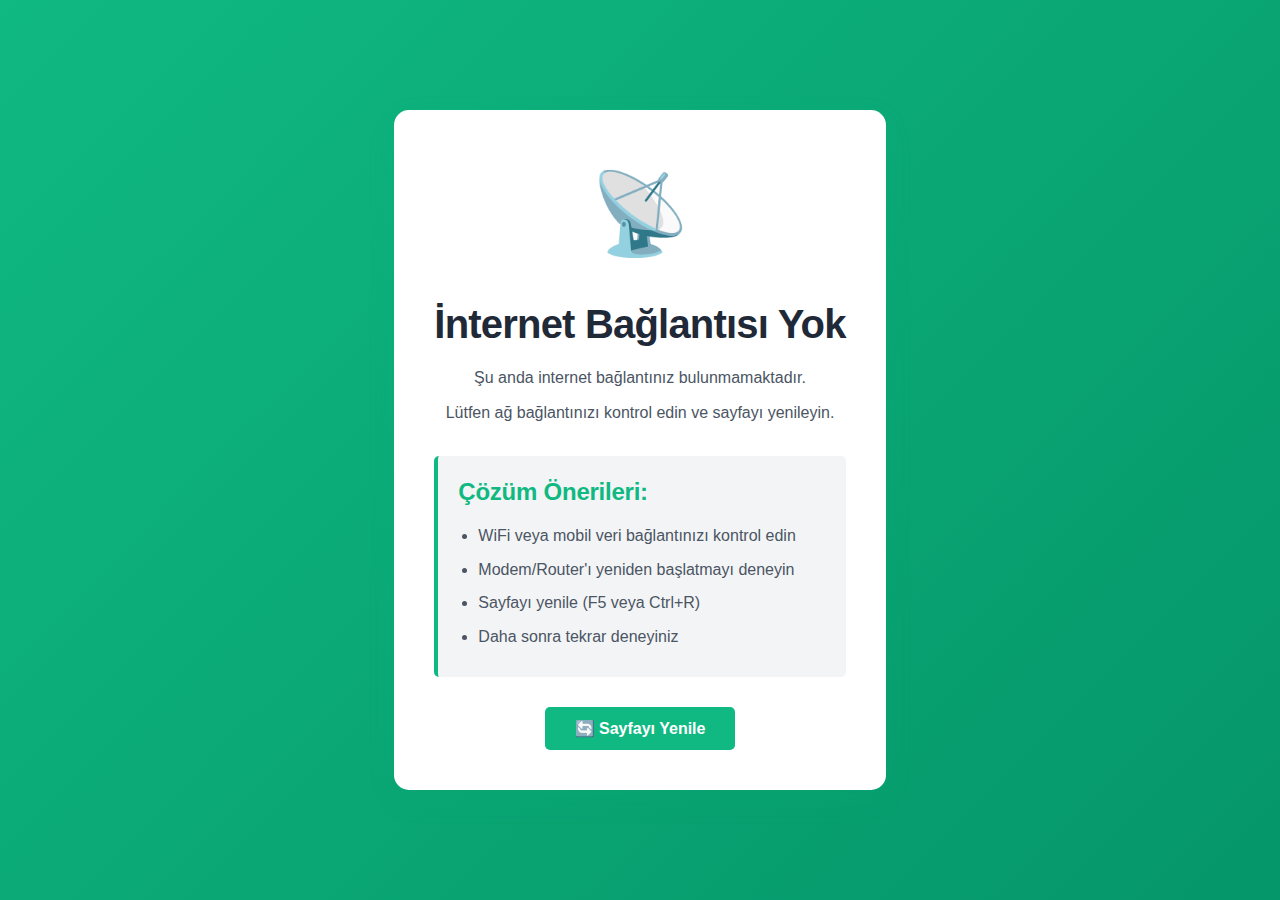
<file: offline.html>
<!DOCTYPE html>
<html lang="tr" data-theme="light">
<head>
    <meta charset="UTF-8">
    <meta name="viewport" content="width=device-width, initial-scale=1.0">
    <meta name="theme-color" content="#10b981">
    <title>İnternet Bağlantısı Yok - Tech Support Hub</title>
    <link rel="stylesheet" href="css/style.css">
    <style>
        body {
            background: linear-gradient(135deg, var(--primary-green) 0%, var(--primary-green-dark) 100%);
            display: flex;
            align-items: center;
            justify-content: center;
            min-height: 100vh;
            margin: 0;
            font-family: -apple-system, BlinkMacSystemFont, 'Segoe UI', 'Roboto', 'Oxygen',
                'Ubuntu', 'Cantarell', 'Fira Sans', 'Droid Sans', 'Helvetica Neue', sans-serif;
        }
        .offline-container {
            background: var(--bg-light);
            border-radius: 15px;
            padding: 40px;
            text-align: center;
            box-shadow: var(--shadow);
            max-width: 500px;
            color: var(--text-dark);
        }
        .offline-icon {
            font-size: 80px;
            margin-bottom: 20px;
        }
        h1 {
            color: var(--text-dark);
            margin: 0 0 15px 0;
        }
        p {
            color: var(--text-medium);
            line-height: 1.6;
            margin: 10px 0;
        }
        .offline-tips {
            background: var(--bg-light-tertiary);
            border-left: 4px solid var(--primary-green);
            padding: 20px;
            text-align: left;
            margin-top: 30px;
            border-radius: 5px;
        }
        .offline-tips h3 {
            margin-top: 0;
            color: var(--primary-green);
        }
        .offline-tips ul {
            margin: 0;
            padding-left: 20px;
        }
        .offline-tips li {
            margin: 8px 0;
            color: var(--text-medium);
        }
        .retry-btn {
            margin-top: 30px;
            padding: 12px 30px;
            background: var(--primary-green);
            color: white;
            border: none;
            border-radius: 5px;
            cursor: pointer;
            font-size: 16px;
            font-weight: 600;
            transition: all 0.3s ease;
        }
        .retry-btn:hover {
            background: var(--primary-green-dark);
            transform: translateY(-2px);
            box-shadow: var(--shadow);
        }
    </style>
</head>
<body>
    <div class="offline-container">
        <div class="offline-icon">📡</div>
        <h1>İnternet Bağlantısı Yok</h1>
        <p>Şu anda internet bağlantınız bulunmamaktadır.</p>
        <p>Lütfen ağ bağlantınızı kontrol edin ve sayfayı yenileyin.</p>
        
        <div class="offline-tips">
            <h3>Çözüm Önerileri:</h3>
            <ul>
                <li>WiFi veya mobil veri bağlantınızı kontrol edin</li>
                <li>Modem/Router'ı yeniden başlatmayı deneyin</li>
                <li>Sayfayı yenile (F5 veya Ctrl+R)</li>
                <li>Daha sonra tekrar deneyiniz</li>
            </ul>
        </div>
        
        <button class="retry-btn" onclick="location.reload()">
            🔄 Sayfayı Yenile
        </button>
    </div>

    <script src="js/app.js"></script>
</body>
</html>
</file>
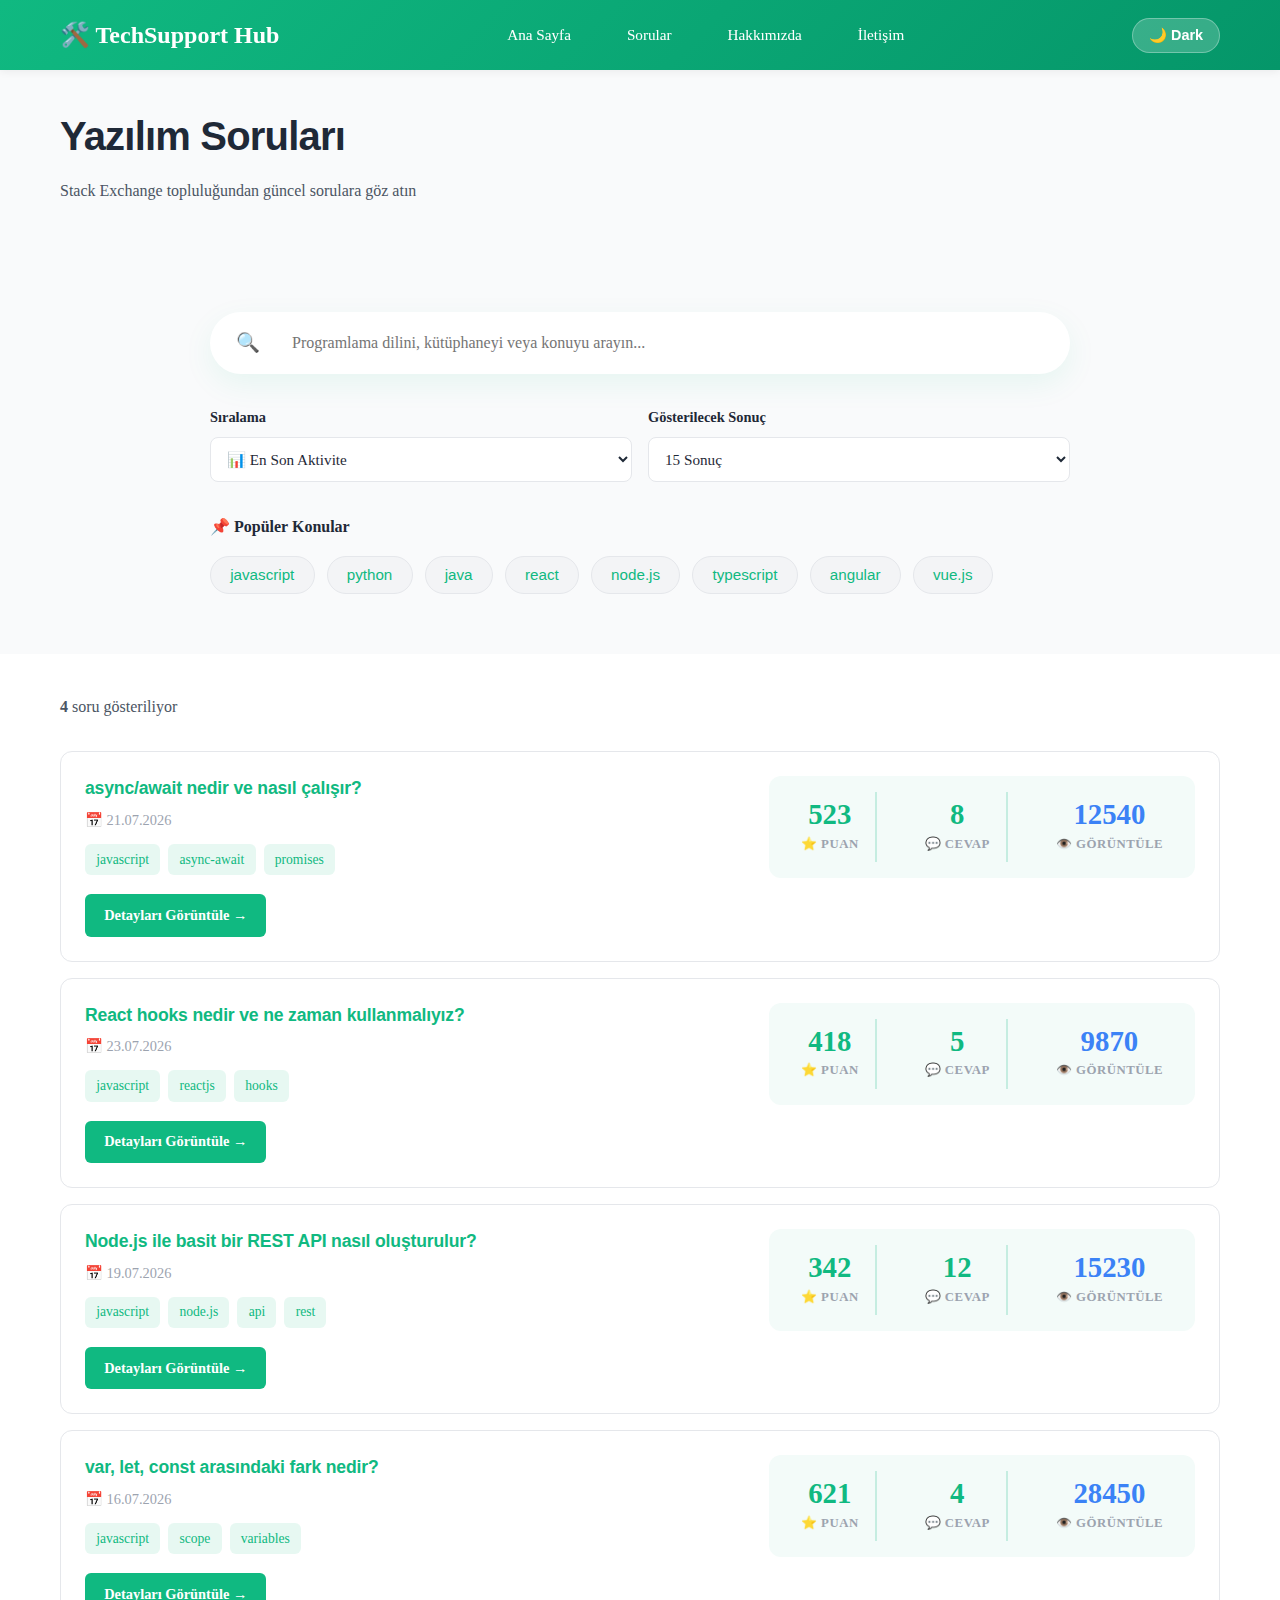
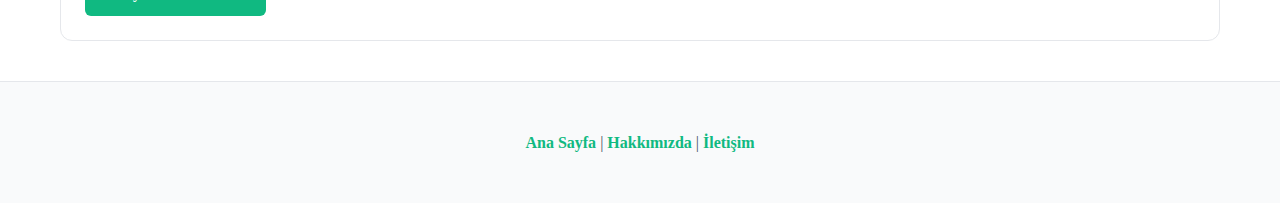
<file: services.html>
<!DOCTYPE html>
<html lang="tr" data-theme="light">
  <head>
    <meta charset="UTF-8" />
    <meta name="viewport" content="width=device-width, initial-scale=1.0" />
    <meta name="theme-color" content="#10b981" />
    <meta name="mobile-web-app-capable" content="yes" />
    <meta name="apple-mobile-web-app-capable" content="yes" />
    <meta name="apple-mobile-web-app-status-bar-style" content="default" />
    <meta name="apple-mobile-web-app-title" content="TechSupport" />
    <meta name="description" content="TechSupport Hub - Yazılım sorularına profesyonel cevaplar. Stack Exchange API ile binlerce geliştiricinin deneyiminden yararlanın." />
    <meta name="application-name" content="TechSupport Hub" />
    <meta name="msapplication-config" content="none" />
    <meta name="msapplication-TileColor" content="#10b981" />
    <title>Sorular - TechSupport Hub</title>

    <link rel="stylesheet" href="css/style.css" />
    <link rel="manifest" href="manifest.json" />
    <link
      rel="icon"
      type="image/png"
      href="data:image/svg+xml,<svg xmlns='http://www.w3.org/2000/svg' viewBox='0 0 100 100'><text y='75' font-size='75'>🛠️</text></svg>"
    />
    <link
      rel="apple-touch-icon"
      href="data:image/svg+xml,<svg xmlns='http://www.w3.org/2000/svg' viewBox='0 0 180 180'><rect fill='%2310b981' width='180' height='180' rx='40'/><text y='135' font-size='100' text-anchor='middle' x='90'>🛠️</text></svg>"
    />
  </head>
  <body>
    <!-- Header & Navigation -->
    <header>
      <nav>
        <div class="logo">🛠️ TechSupport Hub</div>
        <ul>
          <li><a href="index.html">Ana Sayfa</a></li>
          <li><a href="services.html">Sorular</a></li>
          <li><a href="about.html">Hakkımızda</a></li>
          <li><a href="contact.html">İletişim</a></li>
        </ul>
      </nav>
    </header>

    <!-- Page Header -->
    <section style="background: var(--bg-light-secondary); padding: 40px 20px">
      <div class="container">
        <h1>Yazılım Soruları</h1>
        <p style="color: var(--text-medium); margin: 0.5rem 0">
          Stack Exchange topluluğundan güncel sorulara göz atın
        </p>
      </div>
    </section>

    <!-- Filters & Search -->
    <section style="padding: 60px 20px; background: var(--bg-light-secondary)">
      <div class="container" style="max-width: 900px">
        <!-- Google Gibi Arama Çubuğu -->
        <div style="margin-bottom: 2rem">
          <div
            style="
              display: flex;
              align-items: center;
              background: var(--bg-light);
              border-radius: 50px;
              box-shadow: var(--shadow);
              padding: 0.5rem 1.5rem;
              border: 2px solid transparent;
              transition: all 0.3s ease;
            "
            id="searchContainer"
          >
            <span style="font-size: 1.2rem; margin-right: 1rem">🔍</span>
            <input
              type="text"
              id="tagSearch"
              style="
                flex: 1;
                border: none;
                background: transparent;
                outline: none;
                font-size: 1rem;
                color: var(--text-dark);
              "
              placeholder="Programlama dilini, kütüphaneyi veya konuyu arayın..."
            />
          </div>
          <!-- Öneriler -->
          <div
            id="suggestions"
            style="
              display: none;
              margin-top: 1rem;
              background: var(--bg-light);
              border-radius: 8px;
              box-shadow: var(--shadow);
              position: absolute;
              width: 90%;
              max-width: 850px;
              z-index: 100;
              max-height: 400px;
              overflow-y: auto;
            "
          ></div>
        </div>

        <!-- Filtreler (Modern Grid) -->
        <div
          style="
            display: grid;
            grid-template-columns: repeat(auto-fit, minmax(200px, 1fr));
            gap: 1rem;
          "
        >
          <!-- Sıralama -->
          <div>
            <label
              style="
                display: block;
                font-size: 0.9rem;
                font-weight: 600;
                margin-bottom: 0.5rem;
                color: var(--text-dark);
              "
              >Sıralama</label
            >
            <select
              id="sortSelect"
              style="
                width: 100%;
                padding: 0.75rem;
                border: 1px solid var(--border-light);
                border-radius: 8px;
                background: var(--bg-light);
                color: var(--text-dark);
                cursor: pointer;
                font-size: 0.95rem;
              "
            >
              <option value="activity">📊 En Son Aktivite</option>
              <option value="votes">👍 En Çok Oy Alan</option>
              <option value="creation">⭐ En Yeni</option>
            </select>
          </div>

          <!-- Sonuç Sayısı -->
          <div>
            <label
              style="
                display: block;
                font-size: 0.9rem;
                font-weight: 600;
                margin-bottom: 0.5rem;
                color: var(--text-dark);
              "
              >Gösterilecek Sonuç</label
            >
            <select
              id="limitSelect"
              style="
                width: 100%;
                padding: 0.75rem;
                border: 1px solid var(--border-light);
                border-radius: 8px;
                background: var(--bg-light);
                color: var(--text-dark);
                cursor: pointer;
                font-size: 0.95rem;
              "
            >
              <option value="5">5 Sonuç</option>
              <option value="10">10 Sonuç</option>
              <option value="15" selected>15 Sonuç</option>
            </select>
          </div>
        </div>

        <!-- Popüler Taglar -->
        <div style="margin-top: 2rem">
          <p
            style="
              font-weight: 600;
              margin-bottom: 1rem;
              color: var(--text-dark);
            "
          >
            📌 Popüler Konular
          </p>
          <div
            id="popularTags"
            style="display: flex; flex-wrap: wrap; gap: 0.75rem"
          >
            <!-- Dinamik tag butonları -->
          </div>
        </div>
      </div>
    </section>

    <!-- Questions List -->
    <section style="padding: 40px 20px">
      <div class="container">
        <!-- API Uyarısı -->
        <div
          id="apiWarning"
          style="
            background: rgba(249, 115, 22, 0.1);
            border-left: 4px solid #f97316;
            padding: 1rem;
            border-radius: 6px;
            margin-bottom: 2rem;
            color: #92400e;
            display: none;
          "
        >
          ⚠️ <strong>Bilgi:</strong> Canlı API erişilemiyor, örnek veri
          gösteriliyor.
        </div>

        <!-- Loading -->
        <div
          id="loading"
          style="text-align: center; padding: 60px 20px; display: block"
        >
          <div
            style="
              width: 50px;
              height: 50px;
              border: 4px solid var(--border-light);
              border-top-color: var(--primary-green);
              border-radius: 50%;
              animation: spin 1s linear infinite;
              margin: 0 auto;
            "
          ></div>
          <p style="color: var(--text-medium); margin-top: 1.5rem">
            Sorular yükleniyor...
          </p>
        </div>

        <!-- Sonuç Sayısı -->
        <div id="resultInfo" style="margin-bottom: 2rem; display: none">
          <p style="color: var(--text-medium); font-weight: 500">
            <strong id="resultCount">0</strong> soru gösteriliyor
          </p>
        </div>

        <!-- Questions Grid -->
        <div id="questionsList" style="display: none">
          <!-- Dinamik içerik -->
        </div>

        <!-- Boş Durum -->
        <div
          id="emptyState"
          style="text-align: center; padding: 60px 20px; display: none"
        >
          <div
            style="
              font-size: 3rem;
              color: var(--text-light);
              margin-bottom: 1.5rem;
            "
          >
            🔍
          </div>
          <h3 style="color: var(--text-light)">Sonuç Bulunamadı</h3>
          <p style="color: var(--text-medium)">
            Farklı bir etiket veya kriter deneyin.
          </p>
        </div>

        <!-- Hata Durumu -->
        <div
          id="errorState"
          style="
            background: rgba(239, 68, 68, 0.1);
            border-left: 4px solid #ef4444;
            padding: 1rem;
            border-radius: 6px;
            color: #991b1b;
            display: none;
          "
        >
          <strong>❌ Hata:</strong> Veri yüklenirken bir sorun oluştu. Lütfen
          daha sonra tekrar deneyin.
        </div>
      </div>
    </section>

    <script src="https://cdn.jsdelivr.net/npm/bootstrap@5.3.0/dist/js/bootstrap.bundle.min.js"></script>
    <script src="js/api.js"></script>
    <script src="js/install.js"></script>

    <script>
      document.addEventListener("DOMContentLoaded", async () => {
        const loading = document.getElementById("loading");
        const questionsList = document.getElementById("questionsList");
        const apiWarning = document.getElementById("apiWarning");
        const emptyState = document.getElementById("emptyState");
        const errorState = document.getElementById("errorState");
        const resultInfo = document.getElementById("resultInfo");
        const resultCount = document.getElementById("resultCount");

        const tagSearch = document.getElementById("tagSearch");
        const suggestions = document.getElementById("suggestions");
        const sortSelect = document.getElementById("sortSelect");
        const limitSelect = document.getElementById("limitSelect");
        const popularTags = document.getElementById("popularTags");
        const searchContainer = document.getElementById("searchContainer");

        let currentTag = "javascript";
        let currentSort = "activity";
        let currentLimit = 15;
        let allTags = [];

        // İlk yükleme
        await loadQuestions();

        // Popüler tagları yükle
        const tagsResult = await getPopularTags();
        if (tagsResult.success && tagsResult.data) {
          allTags = tagsResult.data;
          popularTags.innerHTML = tagsResult.data
            .slice(0, 8)
            .map(
              (tag) =>
                `<button class="tag-btn" style="background: var(--bg-light-tertiary); color: var(--primary-green); border: 1px solid var(--border-light); padding: 0.6rem 1.2rem; border-radius: 20px; cursor: pointer; font-size: 0.95rem; transition: all 0.3s ease; font-weight: 500;" data-tag="${tag.name}">
                        ${tag.name}
                    </button>`
            )
            .join("");

          // Tag butonlarına event listener
          document.querySelectorAll(".tag-btn").forEach((btn) => {
            btn.addEventListener("click", async (e) => {
              currentTag = e.target.dataset.tag;
              tagSearch.value = currentTag;
              suggestions.style.display = "none";
              await loadQuestions();
            });
            btn.addEventListener("mouseover", (e) => {
              e.target.style.background = "var(--primary-green)";
              e.target.style.color = "white";
            });
            btn.addEventListener("mouseout", (e) => {
              e.target.style.background = "var(--bg-light-tertiary)";
              e.target.style.color = "var(--primary-green)";
            });
          });
        }

        // Arama çubuğu fokus
        tagSearch.addEventListener("focus", () => {
          searchContainer.style.borderColor = "var(--primary-green)";
        });

        tagSearch.addEventListener("blur", () => {
          searchContainer.style.borderColor = "transparent";
          setTimeout(() => {
            suggestions.style.display = "none";
          }, 200);
        });

        // Yazı yazarken öneriler göster
        tagSearch.addEventListener("input", (e) => {
          const query = e.target.value.toLowerCase().trim();

          if (query.length === 0) {
            suggestions.style.display = "none";
            return;
          }

          // Filtrelenmiş öneriler
          const filtered = allTags
            .filter((tag) => tag.name.toLowerCase().includes(query))
            .slice(0, 10);

          if (filtered.length > 0) {
            suggestions.innerHTML = filtered
              .map(
                (tag) =>
                  `<div style="padding: 0.75rem 1.5rem; cursor: pointer; color: var(--text-dark); transition: background 0.2s ease; border-bottom: 1px solid var(--border-light);"
                              onmouseover="this.style.background='var(--bg-light-secondary)';"
                              onmouseout="this.style.background='transparent';"
                              onclick="document.getElementById('tagSearch').value='${tag.name}'; document.getElementById('suggestions').style.display='none'; loadQuestionsFromTag('${tag.name}');">
                            <span style="font-weight: 500;">${tag.name}</span>
                            <span style="color: var(--text-light); margin-left: 0.5rem;">${tag.count} soru</span>
                        </div>`
              )
              .join("");
            suggestions.style.display = "block";
          } else {
            suggestions.style.display = "none";
          }
        });

        // Enter tuşu ile arama
        tagSearch.addEventListener("keypress", async (e) => {
          if (e.key === "Enter") {
            currentTag = tagSearch.value.trim() || "javascript";
            suggestions.style.display = "none";
            await loadQuestions();
          }
        });

        // Sıralama
        sortSelect.addEventListener("change", async (e) => {
          currentSort = e.target.value;
          await loadQuestions();
        });

        // Limit
        limitSelect.addEventListener("change", async (e) => {
          currentLimit = parseInt(e.target.value);
          await loadQuestions();
        });

        // Soruları yükle
        async function loadQuestions() {
          // Tüm durumları gizle
          loading.style.display = "block";
          questionsList.style.display = "none";
          emptyState.style.display = "none";
          errorState.style.display = "none";
          apiWarning.style.display = "none";
          resultInfo.style.display = "none";

          try {
            const result = await getQuestions(currentTag, currentLimit);

            loading.style.display = "none";

            // Sadece gerçek API errorlarında uyarı göster
            if (result.fromCache && !result.isExample) {
              apiWarning.style.display = "block";
            }

            if (result.success && result.data && result.data.length > 0) {
              displayQuestions(result.data);
              resultCount.textContent = result.data.length;
              resultInfo.style.display = "block";
              questionsList.style.display = "flex";
              questionsList.style.flexDirection = "column";
              questionsList.style.gap = "1rem";
            } else if (result.success && result.data.length === 0) {
              emptyState.style.display = "block";
            } else {
              errorState.style.display = "block";
            }
          } catch (error) {
            loading.style.display = "none";
            errorState.style.display = "block";
            console.error("Veri yükleme hatası:", error);
          }
        }

        // Tag seçilince soruları yükle
        async function loadQuestionsFromTag(tag) {
          currentTag = tag;
          await loadQuestions();
        }

        // Soru kutucuklarını modern şekilde göster
        function displayQuestions(questions) {
          questionsList.innerHTML = questions
            .map((q) => {
              const date = new Date(q.creation_date * 1000).toLocaleDateString(
                "tr-TR"
              );
              const hasAnswers = q.answer_count > 0;

              return `
                        <div style="width: 100%;">
                            <div style="background: var(--bg-light); border: 1px solid var(--border-light); border-radius: 12px; padding: 1.5rem; transition: all 0.3s ease; cursor: pointer;" 
                                 class="question-card"
                                 onmouseover="this.style.boxShadow='var(--shadow)'; this.style.transform='translateY(-4px)';"
                                 onmouseout="this.style.boxShadow='none'; this.style.transform='translateY(0)';">
                                
                                <div style="display: flex; justify-content: space-between; align-items: flex-start; gap: 1.5rem;">
                                    <!-- Sol taraf: Başlık ve Tarih -->
                                    <div style="flex: 1;">
                                        <a href="detail.html?id=${
                                          q.question_id
                                        }" style="text-decoration: none;">
                                            <h3 style="color: var(--primary-green); font-size: 1.1rem; margin: 0 0 0.5rem 0; line-height: 1.4;">
                                                ${q.title}
                                            </h3>
                                        </a>
                                        <p style="color: var(--text-light); font-size: 0.9rem; margin: 0.5rem 0;">
                                            📅 ${date}
                                        </p>
                                        <div style="display: flex; flex-wrap: wrap; gap: 0.5rem; margin-top: 0.75rem;">
                                            ${q.tags
                                              .slice(0, 4)
                                              .map(
                                                (tag) =>
                                                  `<span style="background: rgba(16, 185, 129, 0.1); color: var(--primary-green); padding: 0.3rem 0.7rem; border-radius: 6px; font-size: 0.85rem; font-weight: 500;">${tag}</span>`
                                              )
                                              .join("")}
                                        </div>
                                    </div>

                                    <!-- Sağ taraf: İstatistikler -->
                                    <div style="display: flex; gap: 2rem; text-align: center; min-width: fit-content; align-items: center; padding: 1rem; background: rgba(16, 185, 129, 0.05); border-radius: 12px;">
                                        <div style="padding: 0.5rem 1rem; border-right: 2px solid rgba(16, 185, 129, 0.2);">
                                            <div style="font-size: 1.8rem; font-weight: 800; color: var(--primary-green); line-height: 1;">${
                                              q.score
                                            }</div>
                                            <div style="font-size: 0.8rem; color: var(--text-light); font-weight: 600; margin-top: 0.3rem; text-transform: uppercase; letter-spacing: 0.5px;">⭐ Puan</div>
                                        </div>
                                        <div style="padding: 0.5rem 1rem; border-right: 2px solid rgba(16, 185, 129, 0.2);">
                                            <div style="font-size: 1.8rem; font-weight: 800; color: ${
                                              hasAnswers
                                                ? "var(--primary-green)"
                                                : "var(--text-light)"
                                            }; line-height: 1;">${q.answer_count}</div>
                                            <div style="font-size: 0.8rem; color: var(--text-light); font-weight: 600; margin-top: 0.3rem; text-transform: uppercase; letter-spacing: 0.5px;">💬 Cevap</div>
                                        </div>
                                        <div style="padding: 0.5rem 1rem;">
                                            <div style="font-size: 1.8rem; font-weight: 800; color: #3b82f6; line-height: 1;">${
                                              q.view_count
                                            }</div>
                                            <div style="font-size: 0.8rem; color: var(--text-light); font-weight: 600; margin-top: 0.3rem; text-transform: uppercase; letter-spacing: 0.5px;">👁️ Görüntüle</div>
                                        </div>
                                    </div>
                                </div>

                                <!-- Detay Butonu -->
                                <div style="margin-top: 1rem;">
                                    <a href="detail.html?id=${
                                      q.question_id
                                    }" style="display: inline-block; padding: 0.6rem 1.2rem; background: var(--primary-green); color: white; text-decoration: none; border-radius: 6px; font-weight: 600; font-size: 0.9rem; transition: all 0.3s ease;"
                                       onmouseover="this.style.background='var(--primary-green-dark)';"
                                       onmouseout="this.style.background='var(--primary-green)';">
                                        Detayları Görüntüle →
                                    </a>
                                </div>
                            </div>
                        </div>
                    `;
            })
            .join("");
        }
      });
    </script>

    <!-- Footer -->
    <footer>
      <div class="container">
        <p>
          <a href="index.html">Ana Sayfa</a> |
          <a href="about.html">Hakkımızda</a> |
          <a href="contact.html">İletişim</a>
        </p>
      </div>
    </footer>

    <script src="js/api.js"></script>
    <script src="js/app.js"></script>
    <script src="js/install.js"></script>
  </body>
</html>
</file>
<file: css/style.css>
/* ==========================================
   TECH SUPPORT HUB - MODERN CSS
   Light/Dark Mode ile Yeşil & Beyaz Ton
   ========================================== */
   @import url("https://fonts.googleapis.com/css2?family=Inter:wght@300;400;500;600;700;800;900&family=Space+Grotesk:wght@400;500;600;700&display=swap");


:root {
    /* Light Mode - Beyaz & Yeşil Paleti */
    --primary-green: #10b981;
    --primary-green-dark: #059669;
    --primary-green-light: #6ee7b7;
    
    --bg-light: #ffffff;
    --bg-light-secondary: #f9fafb;
    --bg-light-tertiary: #f3f4f6;
    
    --text-dark: #1f2937;
    --text-medium: #4b5563;
    --text-light: #9ca3af;
    
    --border-light: #e5e7eb;
    --shadow: 0 10px 30px rgba(16, 185, 129, 0.08);
    --shadow-sm: 0 2px 8px rgba(0, 0, 0, 0.06);

     --font-primary: "Inter", sans-serif;
    --font-heading: "Space Grotesk", "Inter", sans-serif;
}

/* Dark Mode */
[data-theme="dark"] {
    --bg-light: #0f172a;
    --bg-light-secondary: #1e293b;
    --bg-light-tertiary: #334155;
    
    --text-dark: #f1f5f9;
    --text-medium: #cbd5e1;
    --text-light: #94a3b8;
    
    --border-light: #475569;
    --shadow: 0 10px 30px rgba(16, 185, 129, 0.15);
    --shadow-sm: 0 2px 8px rgba(0, 0, 0, 0.3);
}

/* ==========================================
   TEMEL STİLLER
   ========================================== */

* {
    margin: 0;
    padding: 0;
    box-sizing: border-box;
}

html {
    scroll-behavior: smooth;
}

body {
    body {
    font-family: var(--font-primary);
}

    background-color: var(--bg-light);
    color: var(--text-dark);
    line-height: 1.6;
    transition: background-color 0.3s ease, color 0.3s ease;
    -webkit-font-smoothing: antialiased;
}

/* ==========================================
   TİPOGRAFİ
   ========================================== */

   h1,h2,h3,h4,h5,h6 {
    font-family: var(--font-heading);
    letter-spacing: -0.03em;
}

h1, h2, h3, h4, h5, h6 {
    color: var(--text-dark);
    font-weight: 700;
    line-height: 1.3;
    margin-bottom: 1rem;
}

h1 {
    font-size: 2.5rem;
    letter-spacing: -0.02em;
}

h2 {
    font-size: 2rem;
    letter-spacing: -0.015em;
}

h3 {
    font-size: 1.5rem;
    letter-spacing: -0.01em;
}

h4 {
    font-size: 1.25rem;
}

h5 {
    font-size: 1.1rem;
}

h6 {
    font-size: 1rem;
    font-weight: 600;
}

p {
    color: var(--text-medium);
    margin-bottom: 1rem;
    font-size: 1rem;
}

a {
    color: var(--primary-green);
    text-decoration: none;
    transition: color 0.3s ease;
}

a:hover {
    color: var(--primary-green-dark);
}

small {
    font-size: 0.875rem;
    color: var(--text-light);
}

/* ==========================================
   NAVBAR / TOP BAR
   ========================================== */

header {
    background: linear-gradient(135deg, var(--primary-green) 0%, var(--primary-green-dark) 100%);
    color: white;
    padding: 1rem 0;
    position: sticky;
    top: 0;
    z-index: 1000;
    box-shadow: var(--shadow-sm);
}

nav {
    max-width: 1200px;
    margin: 0 auto;
    padding: 0 20px;
    display: flex;
    justify-content: space-between;
    align-items: center;
    gap: 3rem;
}

.logo {
    font-size: 1.5rem;
    font-weight: 800;
    display: flex;
    align-items: center;
    gap: 0.75rem;
    white-space: nowrap;
}

nav ul {
    list-style: none;
    display: flex;
    gap: 2rem;
    margin: 0;
    padding: 0;
}

nav a {
    color: white;
    font-size: 0.95rem;
    font-weight: 500;
    padding: 0.5rem 0.75rem;
    border-radius: 4px;
    transition: background-color 0.3s ease, opacity 0.3s ease;
}

nav a:hover {
    background-color: rgba(255, 255, 255, 0.15);
    color: white;
    opacity: 1;
}

/* Dark Mode Toggle */
.theme-toggle {
    background: rgba(255, 255, 255, 0.2);
    border: 1px solid rgba(255, 255, 255, 0.3);
    color: white;
    padding: 0.5rem 1rem;
    border-radius: 20px;
    cursor: pointer;
    font-size: 0.9rem;
    font-weight: 600;
    transition: all 0.3s ease;
}

.theme-toggle:hover {
    background: rgba(255, 255, 255, 0.3);
}

/* ==========================================
   CONTAINER & LAYOUT
   ========================================== */

.container {
    max-width: 1200px;
    margin: 0 auto;
    padding: 0 20px;
}

section {
    padding: 60px 0;
}

/* ==========================================
   HERO SECTION
   ========================================== */

.hero {
    background: linear-gradient(135deg, var(--primary-green) 0%, var(--primary-green-dark) 100%);
    color: white;
    padding: 100px 20px;
    text-align: center;
    min-height: 500px;
    display: flex;
    align-items: center;
    justify-content: center;
}

.hero h1 {
    color: white;
    font-size: 3rem;
    margin-bottom: 1rem;
}

.hero p {
    color: rgba(255, 255, 255, 0.9);
    font-size: 1.2rem;
    margin-bottom: 2rem;
}

/* ==========================================
   BUTTONS
   ========================================== */

.btn {
    display: inline-block;
    padding: 0.75rem 1.5rem;
    border: none;
    border-radius: 6px;
    cursor: pointer;
    text-decoration: none;
    font-size: 0.95rem;
    font-weight: 600;
    transition: all 0.3s ease;
    text-align: center;
    white-space: nowrap;
}

.btn-primary {
    background-color: var(--primary-green);
    color: white;
    border: 2px solid var(--primary-green);
}

.btn-primary:hover {
    background-color: var(--primary-green);
    color: white;
    transform: translateY(-2px);
    box-shadow: 0 8px 25px rgba(16, 185, 129, 0.4);
}

.btn-secondary {
    background-color: var(--bg-light-tertiary);
    color: var(--text-dark);
}

.btn-secondary:hover {
    background-color: var(--border-light);
}

.btn-outline {
    background-color: transparent;
    color: var(--primary-green);
    border: 2px solid var(--primary-green);
}

.btn-outline:hover {
    background-color: var(--primary-green);
    color: white;
    border: 2px solid var(--primary-green);
    transform: translateY(-2px);
    box-shadow: 0 8px 25px rgba(16, 185, 129, 0.4);
}

/* ==========================================
   HERO BUTTONS - Modern Style
   ========================================== */

.btn-hero {
    display: inline-flex;
    align-items: center;
    justify-content: center;
    padding: 1rem 2.5rem;
    font-weight: 700;
    border-radius: 12px;
    text-decoration: none;
    transition: all 0.4s cubic-bezier(0.4, 0, 0.2, 1);
    position: relative;
    overflow: hidden;
    border: none;
    cursor: pointer;
    color: white;
}

.btn-hero::before {
    content: '';
    position: absolute;
    top: 0;
    left: -100%;
    width: 100%;
    height: 100%;
    background: rgba(255, 255, 255, 0.2);
    transition: left 0.4s ease;
    z-index: 1;
}

.btn-hero:hover::before {
    left: 100%;
}

.btn-hero span {
    position: relative;
    z-index: 2;
    display: flex;
    align-items: center;
    gap: 0.6rem;
    font-size: 1.05rem;
}

.btn-hero-primary {
    background: linear-gradient(135deg, var(--primary-green) 0%, #059669 100%);
    color: white;
    box-shadow: 0 4px 15px rgba(16, 185, 129, 0.3);
}

.btn-hero-primary:hover {
    transform: translateY(-3px);
    box-shadow: 0 12px 35px rgba(16, 185, 129, 0.5);
    color: white !important;
}

.btn-hero-outline {
    background: rgba(255, 255, 255, 0.15);
    color: white;
    backdrop-filter: blur(10px);
    box-shadow: 0 4px 15px rgba(0, 0, 0, 0.1);
}

.btn-hero-outline:hover {
    background: linear-gradient(135deg, var(--primary-green) 0%, #059669 100%);
    color: white;
    transform: translateY(-3px);
    box-shadow: 0 12px 35px rgba(16, 185, 129, 0.5);
}

@media (max-width: 768px) {
    .btn-hero {
        padding: 0.9rem 2rem;
        font-size: 0.95rem;
    }
}

/* ==========================================
   CARDS
   ========================================== */

.card {
    background: var(--bg-light-secondary);
    border-radius: 12px;
    padding: 1.5rem;
    box-shadow: var(--shadow-sm);
    border: none;
    transition: all 0.3s ease;
}

.card:hover {
    transform: translateY(-8px);
    box-shadow: 0 20px 40px rgba(16, 185, 129, 0.15);
}

.card-grid {
    display: grid;
    grid-template-columns: repeat(auto-fit, minmax(300px, 1fr));
    gap: 2rem;
    margin-top: 2rem;
}

.card-icon {
    font-size: 3rem;
    margin-bottom: 1rem;
}

.card h3 {
    color: var(--primary-green);
    margin-bottom: 1rem;
}

/* ==========================================
   FORMS
   ========================================== */

.form-group {
    margin-bottom: 1.5rem;
}

label {
    display: block;
    margin-bottom: 0.5rem;
    font-weight: 600;
    color: var(--text-dark);
    font-size: 0.95rem;
}

input,
textarea,
select {
    width: 100%;
    padding: 0.75rem 1rem;
    border: 1px solid var(--border-light);
    border-radius: 6px;
    font-family: inherit;
    font-size: 1rem;
    color: var(--text-dark);
    background-color: var(--bg-light);
    transition: border-color 0.3s ease, box-shadow 0.3s ease;
}

input:focus,
textarea:focus,
select:focus {
    outline: none;
    border-color: var(--primary-green);
    box-shadow: 0 0 0 3px rgba(16, 185, 129, 0.1);
}

textarea {
    resize: vertical;
    min-height: 120px;
}

/* ==========================================
   GRID SYSTEMS
   ========================================== */

.grid-2 {
    display: grid;
    grid-template-columns: repeat(auto-fit, minmax(250px, 1fr));
    gap: 2rem;
}

.grid-3 {
    display: grid;
    grid-template-columns: repeat(auto-fit, minmax(200px, 1fr));
    gap: 1.5rem;
}

@media (max-width: 1200px) {
    .card-grid {
        grid-template-columns: repeat(2, 1fr);
    }
}

@media (max-width: 768px) {
    .card-grid {
        grid-template-columns: repeat(auto-fit, minmax(250px, 1fr));
        gap: 1.5rem;
    }
    
    .grid-3 {
        grid-template-columns: 1fr;
    }
}

@media (max-width: 480px) {
    .card-grid {
        grid-template-columns: 1fr;
        gap: 1rem;
    }
}

/* ==========================================
   FOOTER
   ========================================== */

footer {
    background: var(--bg-light-secondary);
    color: var(--text-dark);
    padding: 2.5rem 0;
    text-align: center;
    border-top: 1px solid var(--border-light);
    margin-top: auto;
}

footer p {
    margin: 0.5rem 0;
}

footer a {
    color: var(--primary-green);
    font-weight: 600;
}

footer a:hover {
    color: var(--primary-green-dark);
    text-decoration: underline;
}

/* ==========================================
   UTILITY CLASSES
   ========================================== */

.text-center {
    text-align: center;
}

.text-left {
    text-align: left;
}

.text-right {
    text-align: right;
}

.mt-1 {
    margin-top: 0.5rem;
}

.mt-2 {
    margin-top: 1rem;
}

.mt-3 {
    margin-top: 1.5rem;
}

.mt-4 {
    margin-top: 2rem;
}

.mb-1 {
    margin-bottom: 0.5rem;
}

.mb-2 {
    margin-bottom: 1rem;
}

.mb-3 {
    margin-bottom: 1.5rem;
}

.mb-4 {
    margin-bottom: 2rem;
}

.p-2 {
    padding: 1rem;
}

.p-3 {
    padding: 1.5rem;
}

.p-4 {
    padding: 2rem;
}

/* ==========================================
   BADGES
   ========================================== */

.badge {
    display: inline-block;
    padding: 0.35rem 0.75rem;
    border-radius: 12px;
    font-size: 0.75rem;
    font-weight: 600;
    text-transform: uppercase;
}

.badge-primary {
    background-color: rgba(16, 185, 129, 0.1);
    color: var(--primary-green);
}

.badge-success {
    background-color: rgba(34, 197, 94, 0.1);
    color: #22c55e;
}

.badge-warning {
    background-color: rgba(249, 115, 22, 0.1);
    color: #f97316;
}

/* ==========================================
   RESPONSIVE DESIGN
   ========================================== */

@media (max-width: 768px) {
    h1 {
        font-size: 2rem;
    }

    h2 {
        font-size: 1.5rem;
    }

    h3 {
        font-size: 1.25rem;
    }

    nav ul {
        flex-direction: column;
        gap: 1rem;
    }

    nav {
        flex-direction: column;
        gap: 1rem;
    }

    .hero {
        padding: 60px 20px;
    }

    .hero h1 {
        font-size: 2rem;
    }

    .hero p {
        font-size: 1rem;
    }

    section {
        padding: 40px 0;
    }

    .card-grid {
        grid-template-columns: 1fr;
    }

    .btn {
        width: 100%;
        padding: 0.75rem 1rem;
    }
}

@media (max-width: 480px) {
    h1 {
        font-size: 1.75rem;
    }

    nav {
        flex-direction: column;
        gap: 0.75rem;
    }

    nav a {
        padding: 0.5rem;
    }

    .logo {
        font-size: 1.25rem;
    }

    section {
        padding: 30px 0;
    }
}

/* ==========================================
   LOADING SPINNER
   ========================================== */

.spinner {
    display: inline-block;
    width: 20px;
    height: 20px;
    border: 3px solid var(--border-light);
    border-top-color: var(--primary-green);
    border-radius: 50%;
    animation: spin 0.8s linear infinite;
}

@keyframes spin {
    to {
        transform: rotate(360deg);
    }
}

/* ==========================================
   ALERT MESSAGES
   ========================================== */

.alert {
    padding: 1rem 1.25rem;
    border-radius: 6px;
    margin-bottom: 1.5rem;
    border-left: 4px solid;
    font-weight: 500;
}

.alert-success {
    background-color: rgba(16, 185, 129, 0.08);
    color: var(--primary-green-dark);
    border-color: var(--primary-green);
}

.alert-error {
    background-color: rgba(239, 68, 68, 0.08);
    color: #991b1b;
    border-color: #ef4444;
}

.alert-warning {
    background-color: rgba(249, 115, 22, 0.08);
    color: #92400e;
    border-color: #f97316;
}

.alert-info {
    background-color: rgba(59, 130, 246, 0.08);
    color: #1e40af;
    border-color: #3b82f6;
}
/* ==========================================
   LAYOUT UTILITIES - Grid & Spacing
   ========================================== */

.row {
    display: flex;
    flex-wrap: wrap;
    margin: 0 -15px;
}

.col-lg-7 {
    flex: 0 0 58.333333%;
    max-width: 58.333333%;
    padding: 0 15px;
}

.col-lg-5 {
    flex: 0 0 41.666667%;
    max-width: 41.666667%;
    padding: 0 15px;
}

.mb-4 {
    margin-bottom: 1.5rem;
}

.py-5 {
    padding: 3rem 0;
}

/* Responsive grid */
@media (max-width: 992px) {
    .col-lg-7,
    .col-lg-5 {
        flex: 0 0 100%;
        max-width: 100%;
    }
}
</file>
